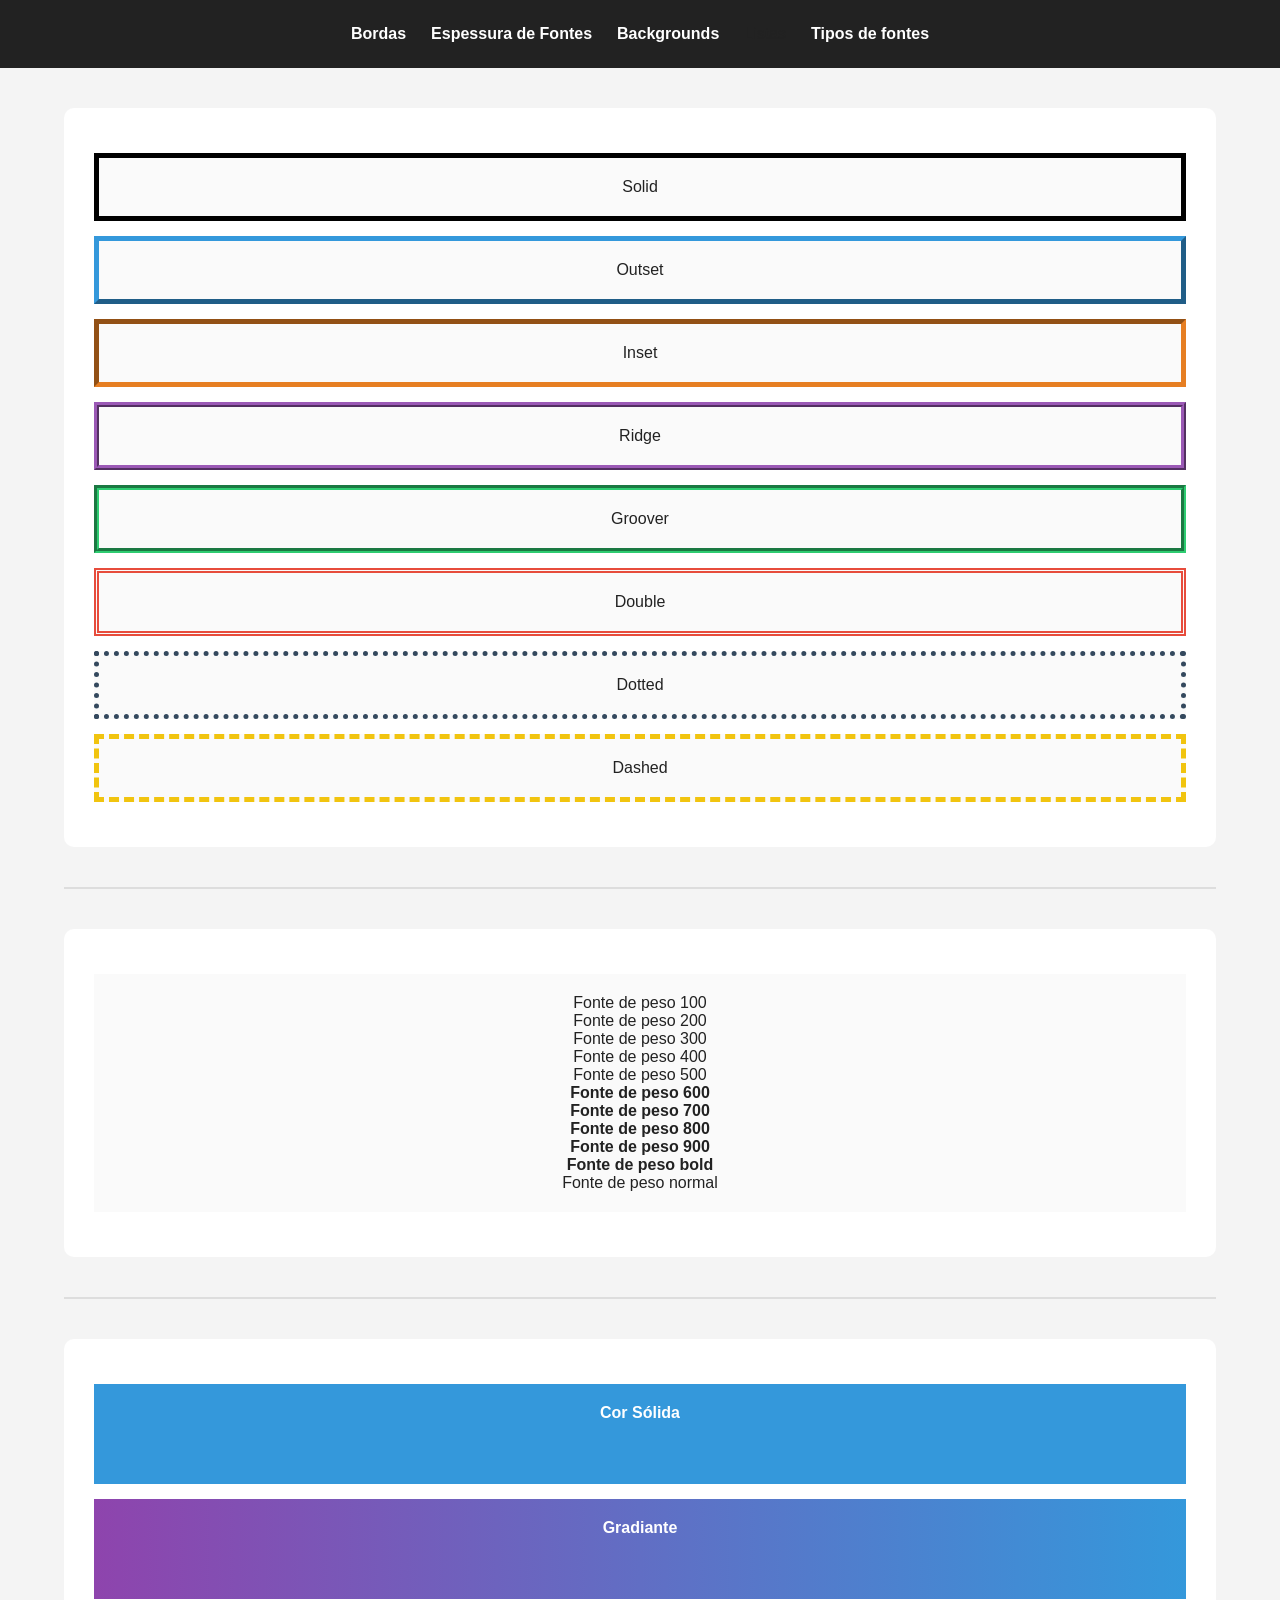
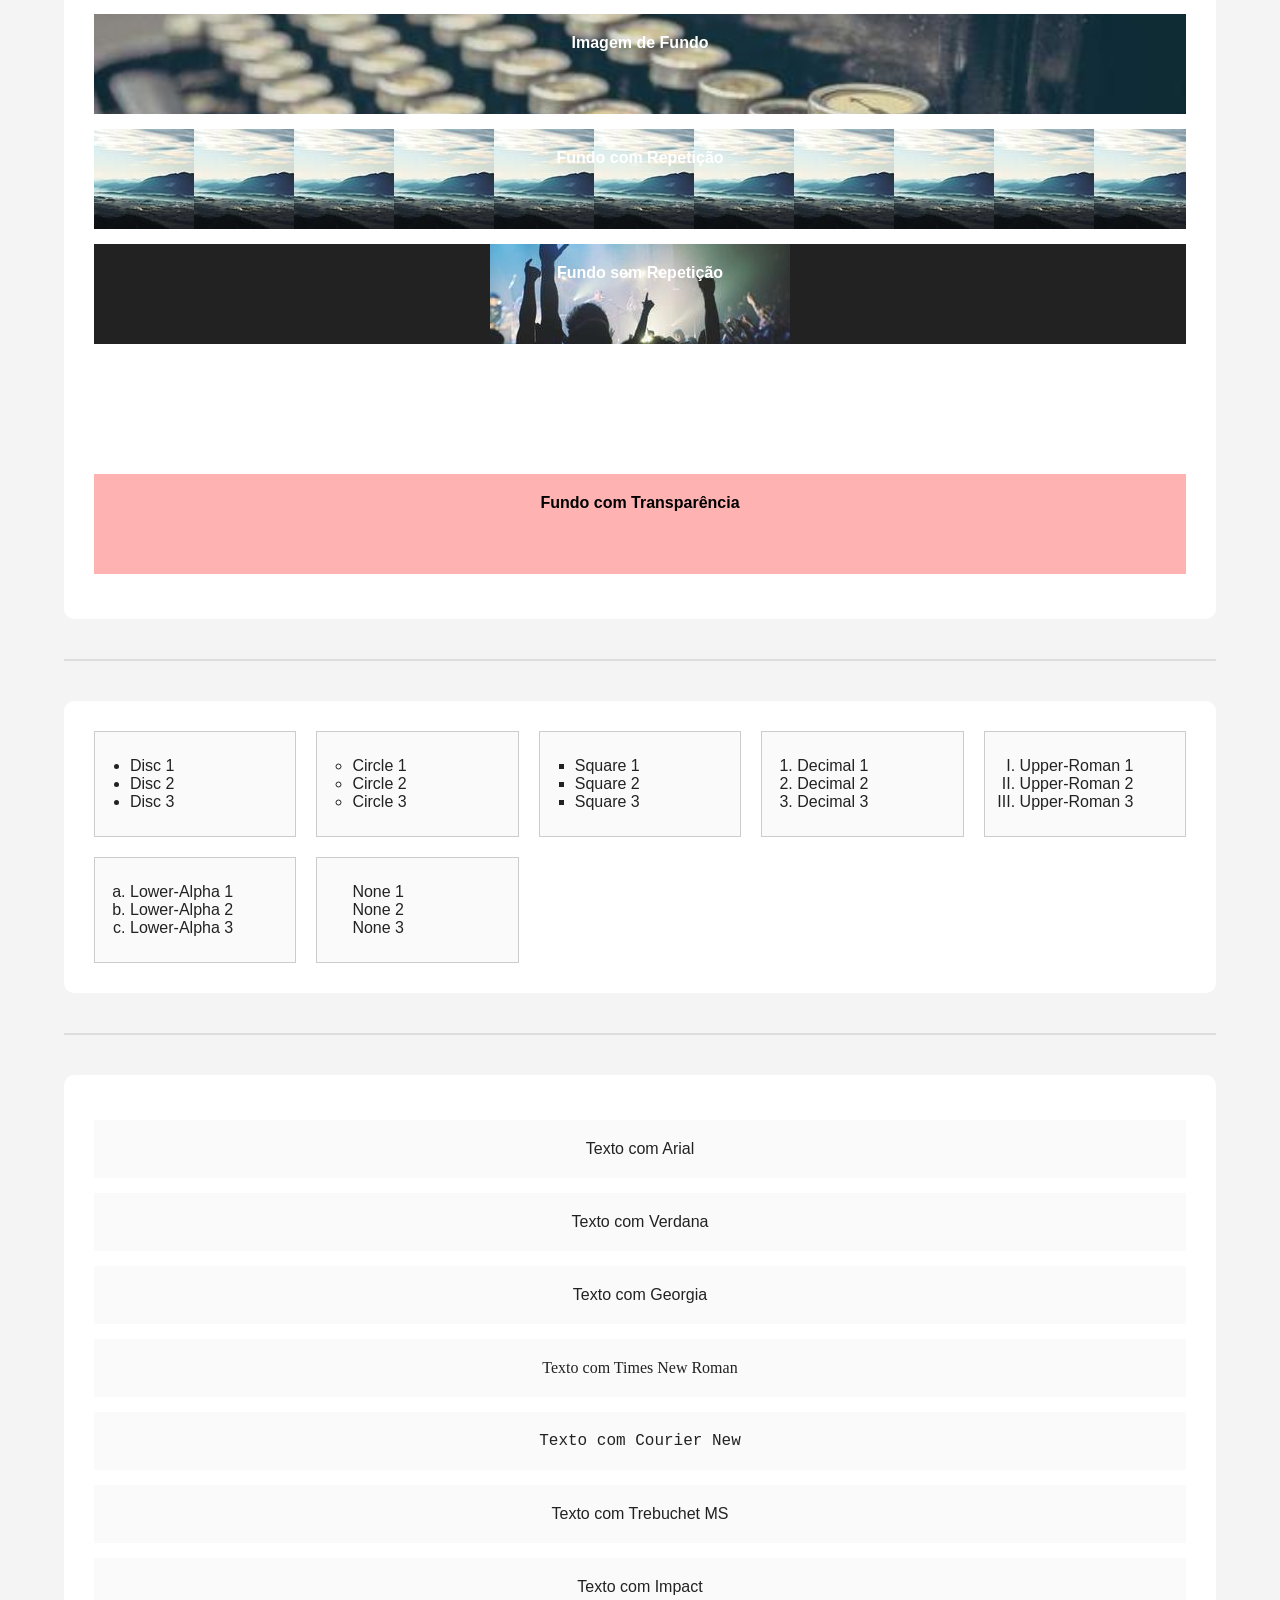
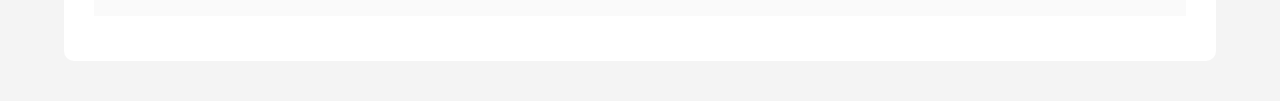
<file: atividade_final_css/index.html>
<!DOCTYPE html>
<html lang="pt-BR">
<head>
    <meta charset="UTF-8">
    <meta name="viewport" content="width=device-width, initial-scale=1.0">
    <title>Atividade final de CSS</title>
    <link rel="stylesheet" href="style/style.css"
</head>
<body>
    <header>
        <nav>
            <ul>
                <li><a href="#bordas">Bordas</a></li>
                <li><a href="#espessura-fontes">Espessura de Fontes</a></li>
                <li><a href="#background">Backgrounds</a></li>
                <li><a href="#listas"></a>Listas</li>
                <li><a href="#tipos-fontes">Tipos de fontes</a></li>
            </ul>
        </nav>
    </header>

    <main>
        <section id="bordas" class="secao bordas">
            <article>
                <p>Solid</p>
            </article>
            <article>
                <p>Outset</p>
            </article>
            <article>
                <p>Inset</p>
            </article>
            <article>
                <p>Ridge</p>
            </article>
            <article>
                <p>Groover</p>
            </article>
            <article>
                <p>Double</p>
            </article>
            <article>
                <p>Dotted</p>
            </article>
            <article>
                <p>Dashed</p>
            </article>
        </section>

        <hr>

        <section id="espessura-fontes" class="secao espessura-fontes">
            <article>
                <p class="peso-100">Fonte de peso 100</p>
                <p class="peso-200">Fonte de peso 200</p>
                <p class="peso-300">Fonte de peso 300</p>
                <p class="peso-400">Fonte de peso 400</p>
                <p class="peso-500">Fonte de peso 500</p>
                <p class="peso-600">Fonte de peso 600</p>
                <p class="peso-700">Fonte de peso 700</p>
                <p class="peso-800">Fonte de peso 800</p>
                <p class="peso-900">Fonte de peso 900</p>
                <p class="peso-bold">Fonte de peso bold</p>
                <p class="peso-normal">Fonte de peso normal</p>
            </article>
        </section>

        <hr>

        <section id="backgrounds" class="secao backgrounds">
            <article>
                <p>Cor Sólida</p>
            </article>
            <article>
                <p>Gradiante</p>
            </article>
             <article>
                <p>Imagem de Fundo</p>
            </article>
            <article>
                <p>Fundo com Repetição</p>
            </article>
            <article>
                <p>Fundo sem Repetição</p>
            </article>
            <article>
                <p>Fundo fixo</p>
            </article>
            <article>
                <p>Fundo com Transparência</p>
            </article>
        </section>

        <hr>

        <section id="listas" class="secao listas">
            <ul>
                <li>Disc 1</li>
                <li>Disc 2</li>
                <li>Disc 3</li>
            </ul>
            <ul>
                <li>Circle 1</li>
                <li>Circle 2</li>
                <li>Circle 3</li>
            </ul>
            <ul>
                <li>Square 1</li>
                <li>Square 2</li>
                <li>Square 3</li>
            </ul>
            <ul>
                <li>Decimal 1</li>
                <li>Decimal 2</li>
                <li>Decimal 3</li>
            </ul>
            <ul>
                <li>Upper-Roman 1</li>
                <li>Upper-Roman 2</li>
                <li>Upper-Roman 3</li>
            </ul>
            <ul>
                <li>Lower-Alpha 1</li>
                <li>Lower-Alpha 2</li>
                <li>Lower-Alpha 3</li>
            </ul>
            <ul>
                <li>None 1</li>
                <li>None 2</li>
                <li>None 3</li>
            </ul>
        </section>

        <hr>

        <section id="tipos-ontes" class="secao tipos-fontes">
                <article>
                    <p>Texto com Arial</p>
                </article>
                <article>
                    <p>Texto com Verdana</p>
                </article>
                <article>
                    <p>Texto com Georgia</p>
                </article>
                <article>
                    <p>Texto com Times New Roman</p>
                </article>
                <article>
                    <p>Texto com Courier New</p>
                </article>
                <article>
                    <p>Texto com Trebuchet MS</p>
                </article>
                <article>
                    <p>Texto com Impact</p>
                </article>
        </section>
    </main>
</body>
</html>
</file>
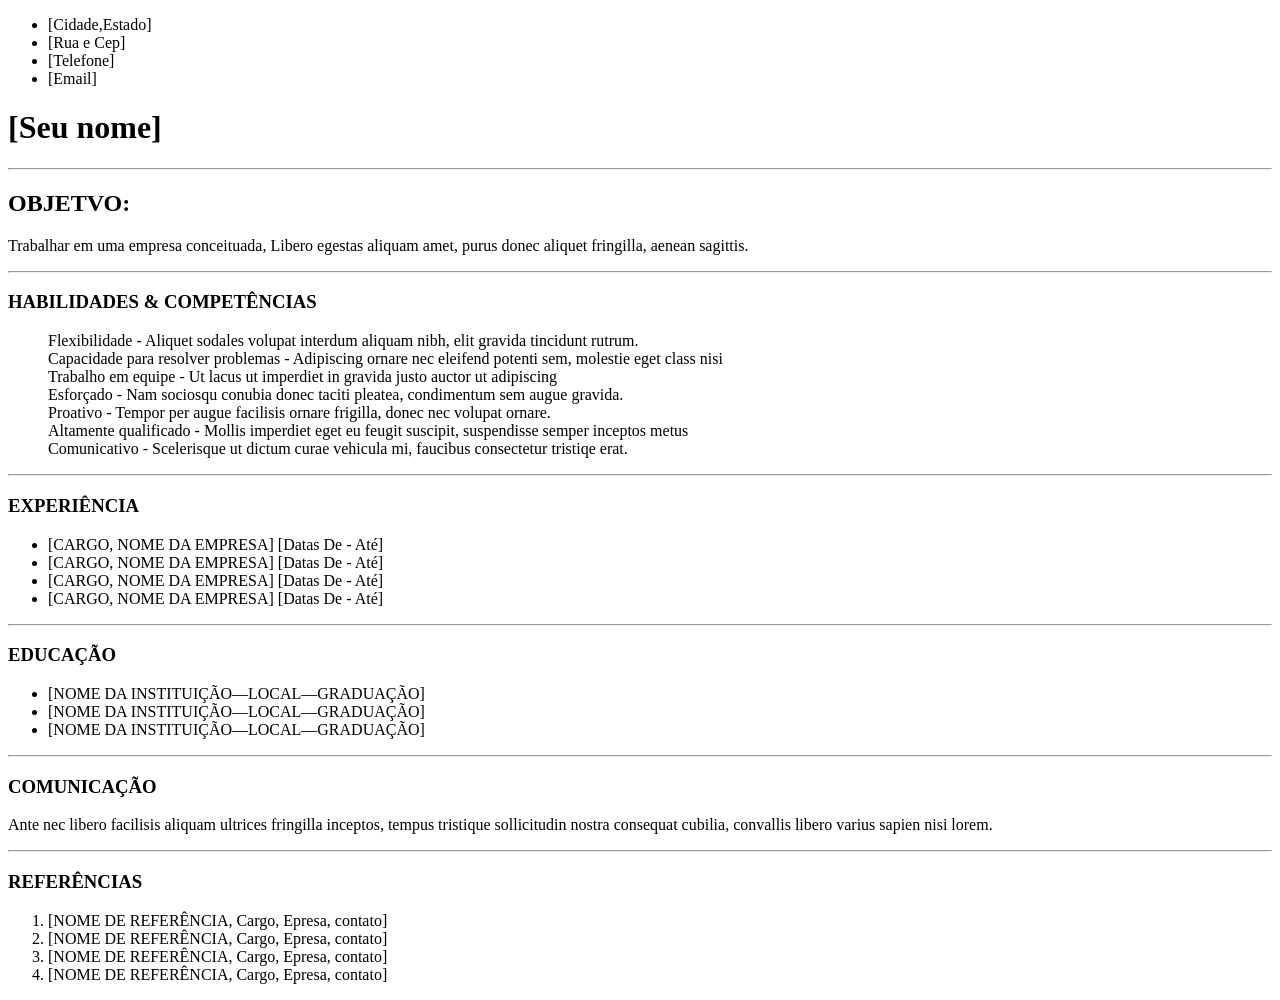
<file: curriculo_html/index.html>
<!DOCTYPE html>
<html lang="PT-BR">

<head>
    <meta charset="UTF-8">
    <title> </title>
</head>

<body>
    <ul>
        <li>[Cidade,Estado]</li>
        <li>[Rua e Cep]</li>
        <li>[Telefone]</li>
        <li>[Email]</li>
    </ul>
    <h1>[Seu nome]</h1>
    <hr>
    <h2>OBJETVO:</h2>
    <p>Trabalhar em uma empresa conceituada, Libero egestas aliquam amet, purus donec aliquet fringilla, aenean sagittis.</p>
    <hr>
    <h3>HABILIDADES & COMPETÊNCIAS</h3>
    <dl>
      <dt>
        <dd>Flexibilidade - Aliquet sodales volupat interdum aliquam nibh, elit gravida tincidunt rutrum.</dd>
        <dd>Capacidade para resolver problemas - Adipiscing ornare nec eleifend potenti sem, molestie eget class nisi</dd>
        <dd>Trabalho em equipe - Ut lacus ut imperdiet in gravida justo auctor ut adipiscing</dd>
        <dd>Esforçado - Nam sociosqu conubia donec taciti pleatea, condimentum sem augue gravida.</dd>
        <dd>Proativo - Tempor per augue facilisis ornare frigilla, donec nec volupat ornare.</dd>
        <dd>Altamente qualificado - Mollis imperdiet eget eu feugit suscipit, suspendisse semper inceptos metus</dd>
        <dd>Comunicativo - Scelerisque ut dictum curae vehicula mi, faucibus consectetur tristiqe erat.</dd>
      </dt>
    </dl>
    <hr>
    <h3>EXPERIÊNCIA</h3>
    <ul>
        <li>[CARGO, NOME DA EMPRESA] [Datas De - Até]</li>
        <li>[CARGO, NOME DA EMPRESA] [Datas De - Até]</li>
        <li>[CARGO, NOME DA EMPRESA] [Datas De - Até]</li>
        <li>[CARGO, NOME DA EMPRESA] [Datas De - Até]</li>
    </ul>
    <hr>
    <h3>EDUCAÇÃO</h3>
    <ul>
        <li>[NOME DA INSTITUIÇÃO—LOCAL—GRADUAÇÃO]</li>
        <li>[NOME DA INSTITUIÇÃO—LOCAL—GRADUAÇÃO]</li>
        <li>[NOME DA INSTITUIÇÃO—LOCAL—GRADUAÇÃO]</li>
    </ul>
    <hr>
    <h3>COMUNICAÇÃO</h3>
    <p>Ante nec libero facilisis aliquam ultrices fringilla inceptos, tempus tristique sollicitudin nostra consequat cubilia, convallis libero varius sapien nisi lorem.</p>
    <hr>
    <h3>REFERÊNCIAS</h3>
    <ol>
       <li>[NOME DE REFERÊNCIA, Cargo, Epresa, contato]</li>
       <li>[NOME DE REFERÊNCIA, Cargo, Epresa, contato]</li>
       <li>[NOME DE REFERÊNCIA, Cargo, Epresa, contato]</li>
       <li>[NOME DE REFERÊNCIA, Cargo, Epresa, contato]</li>
    </ol>
</body>
</html>
</file>
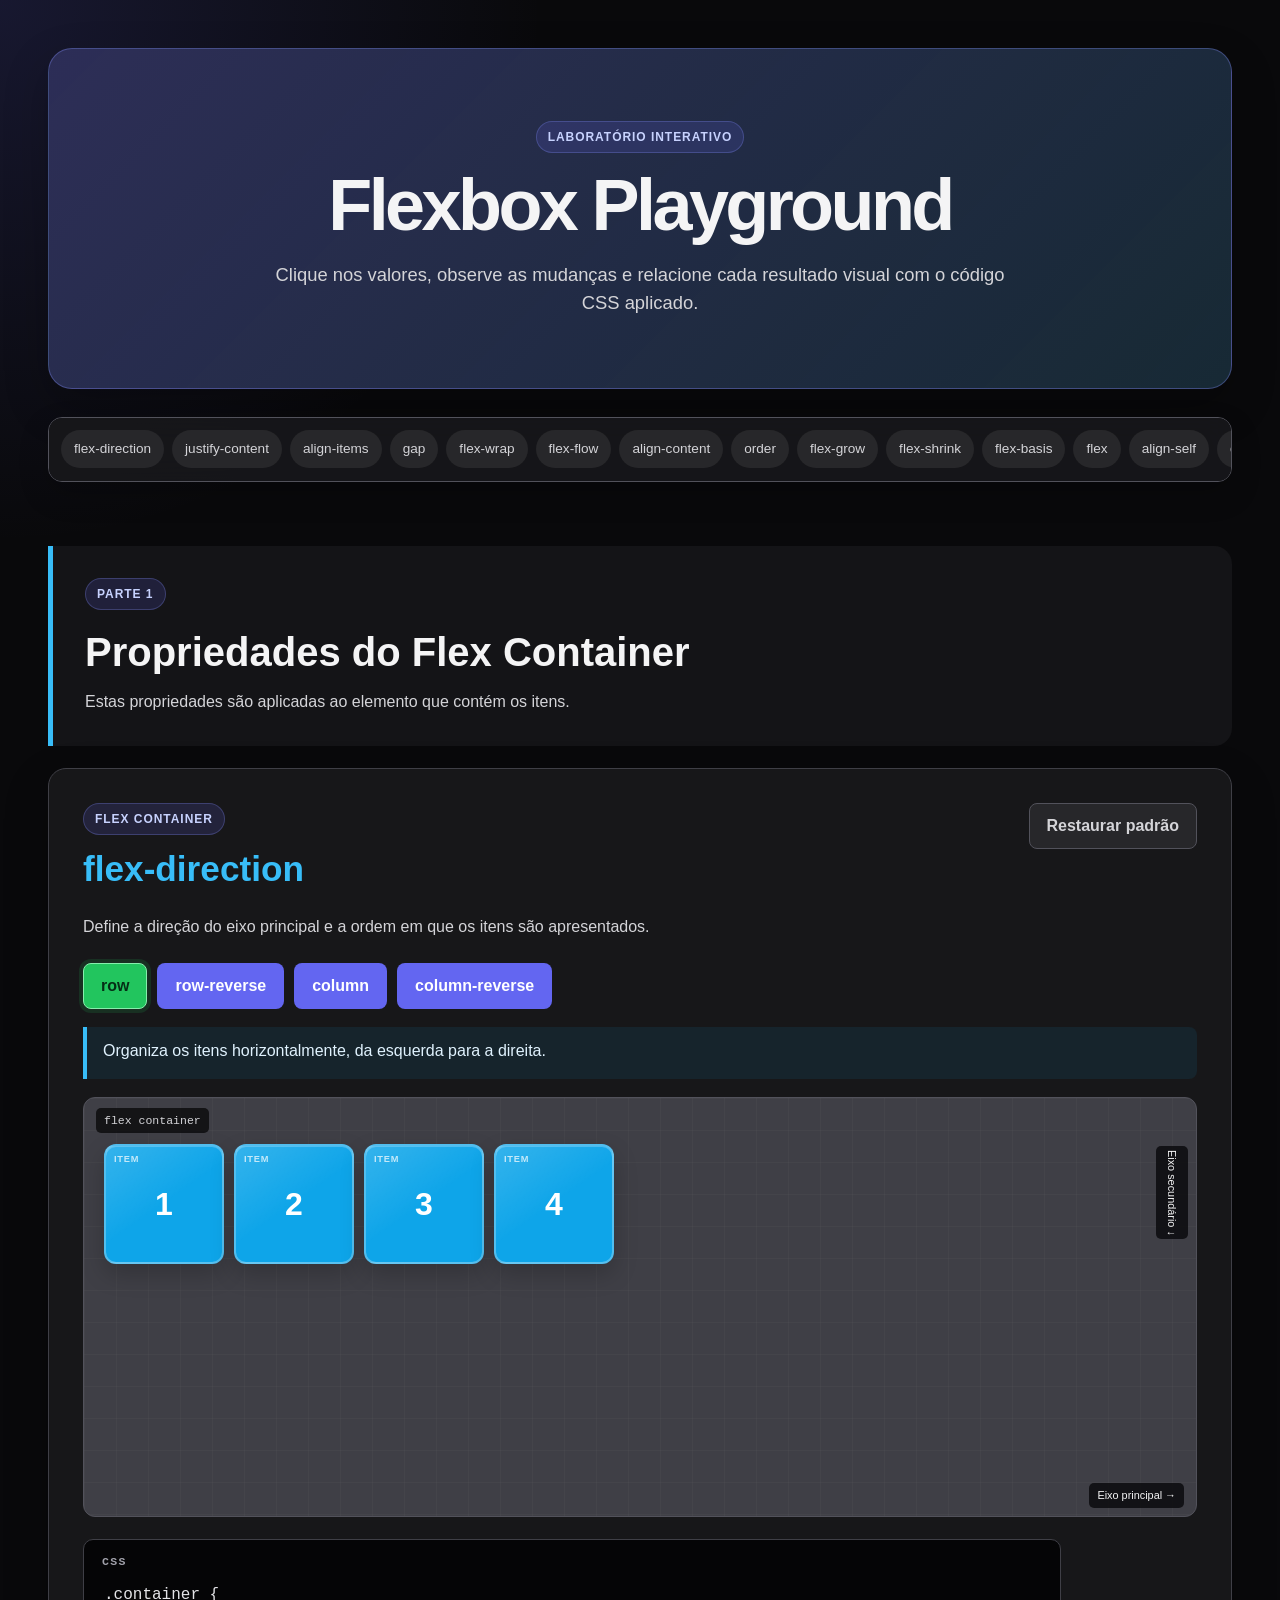
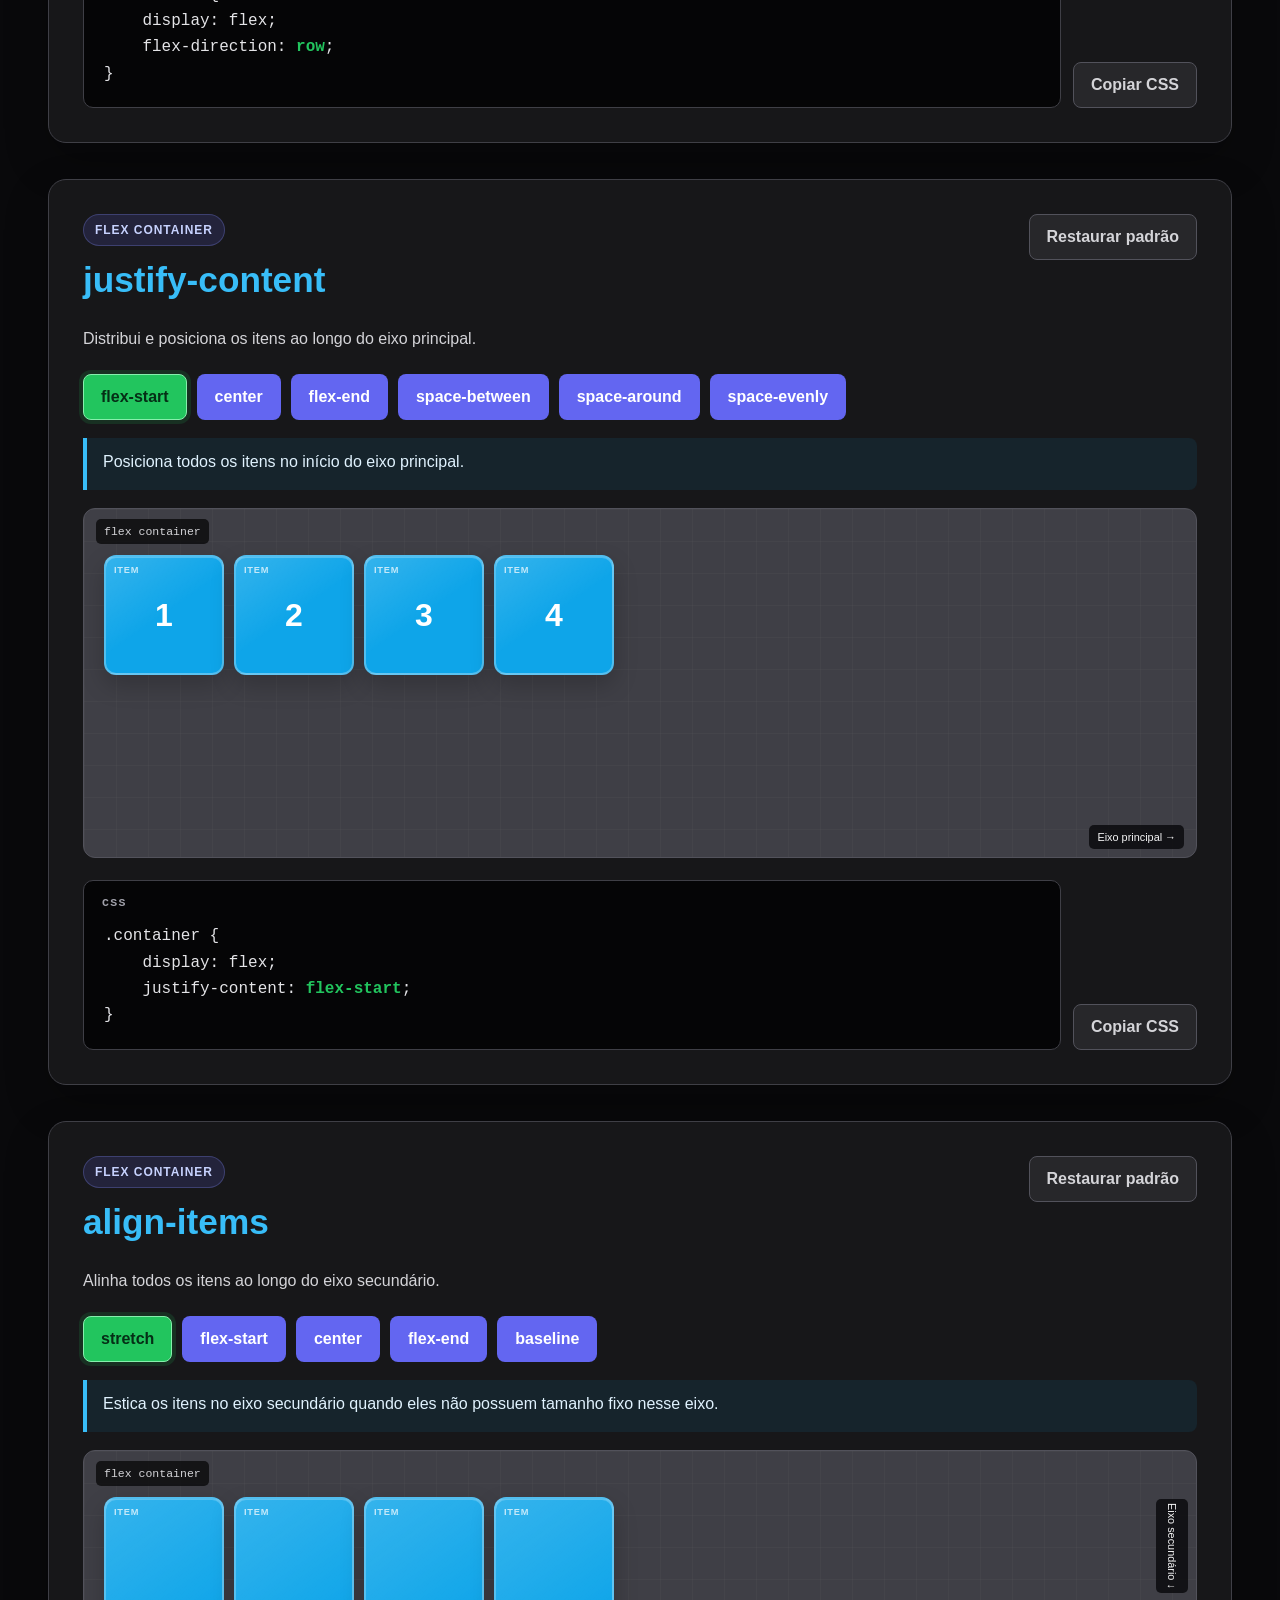
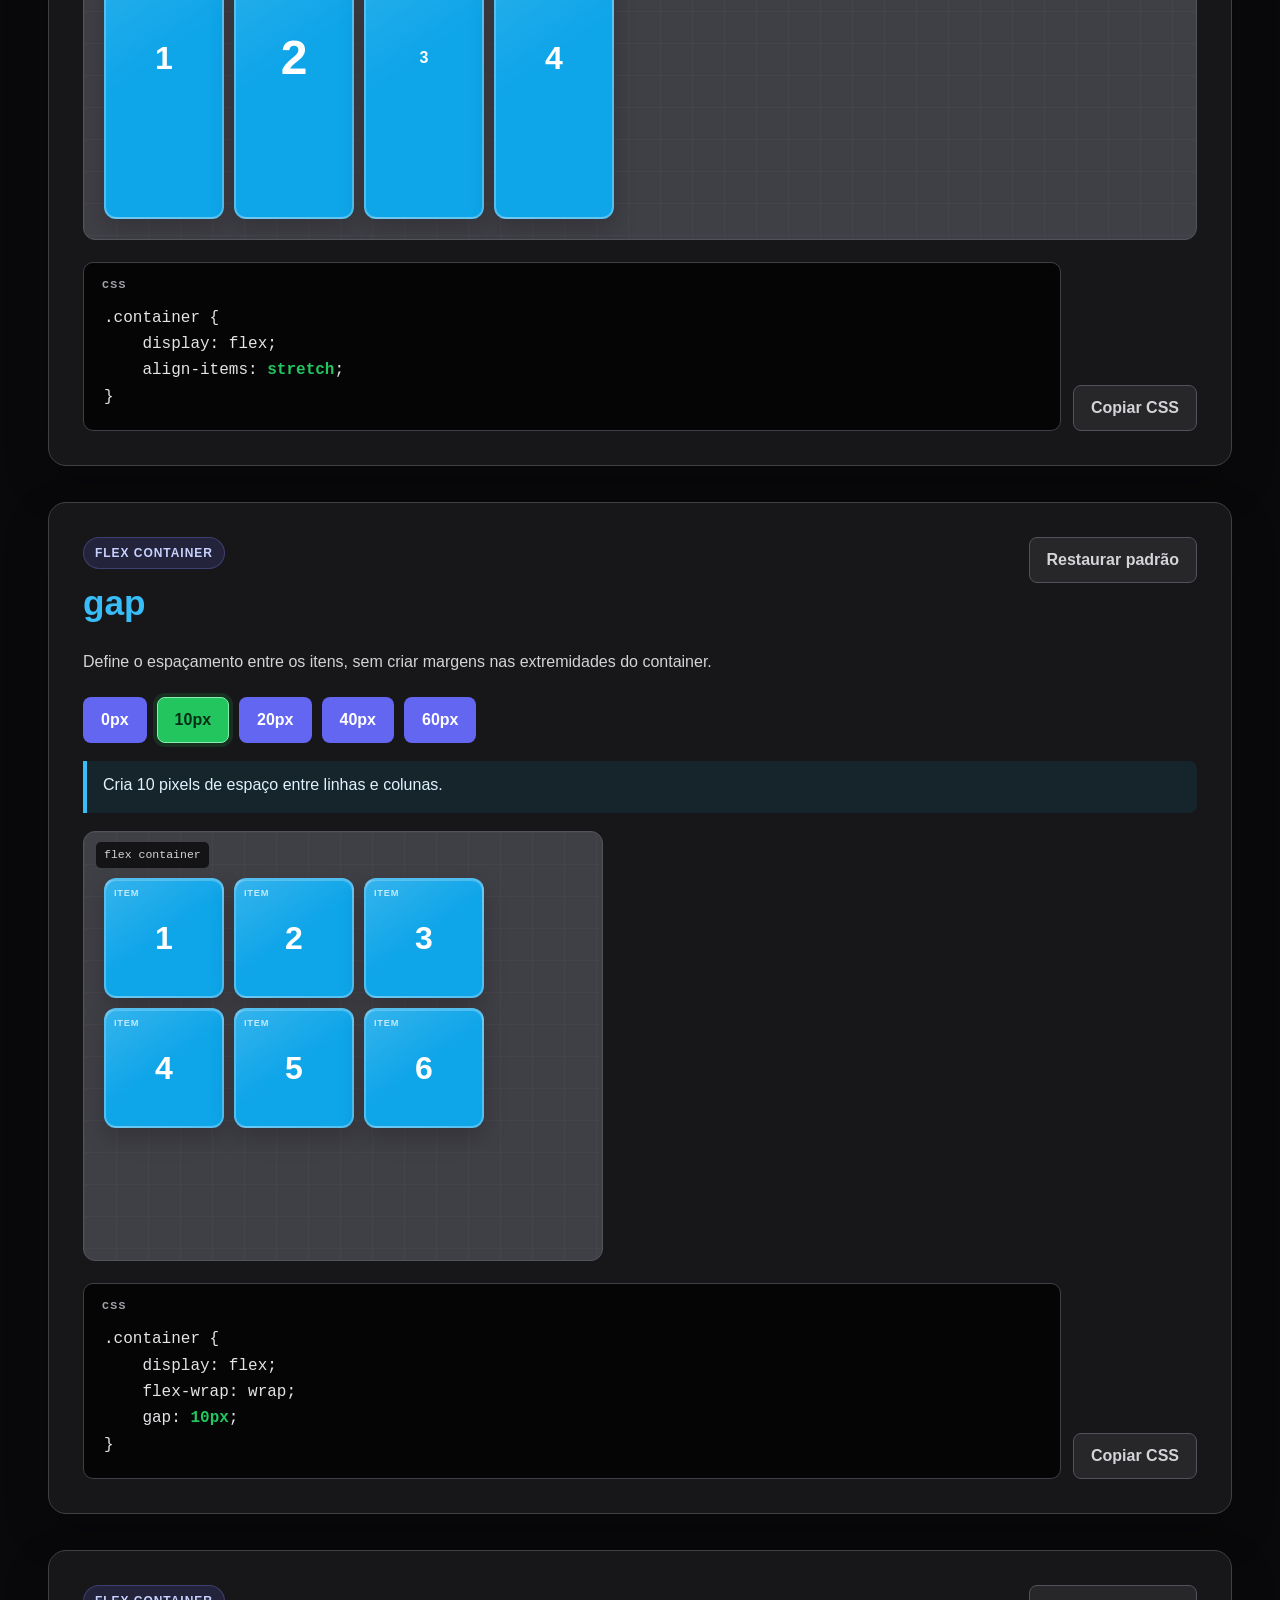
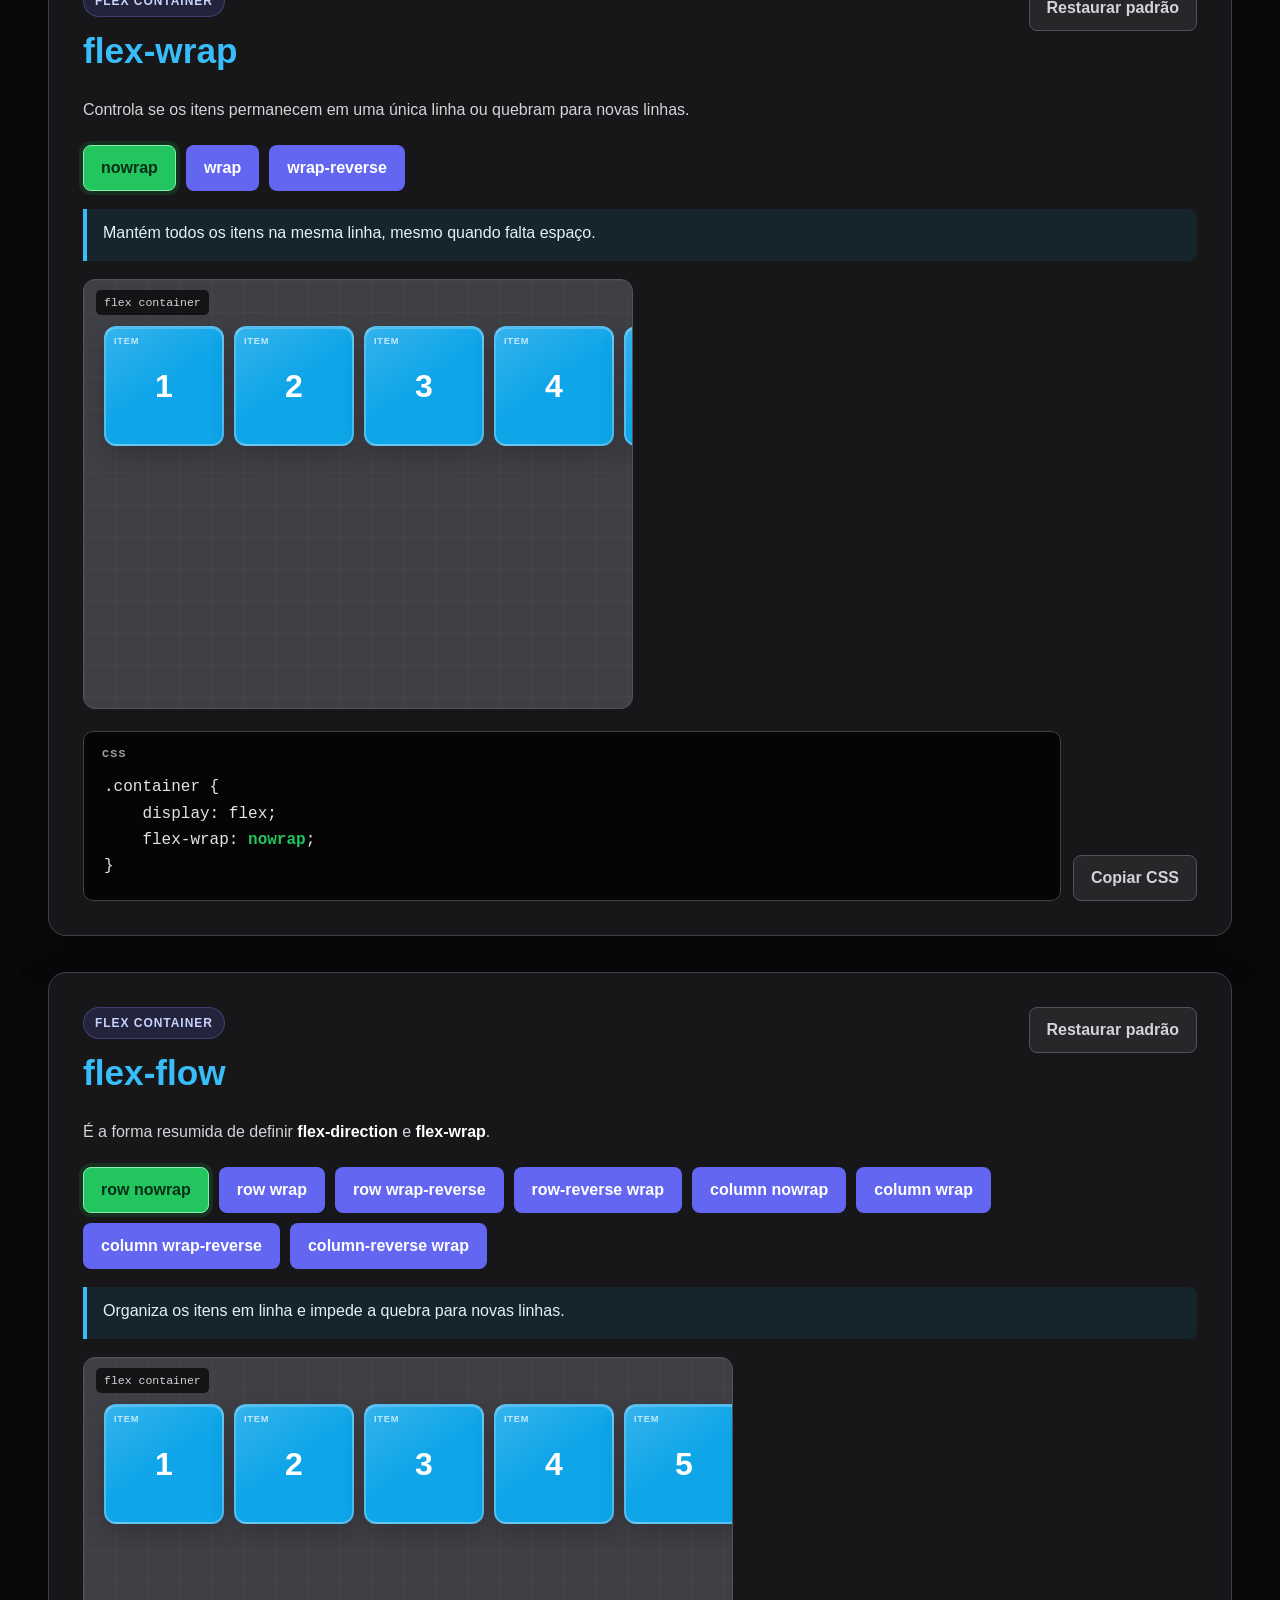
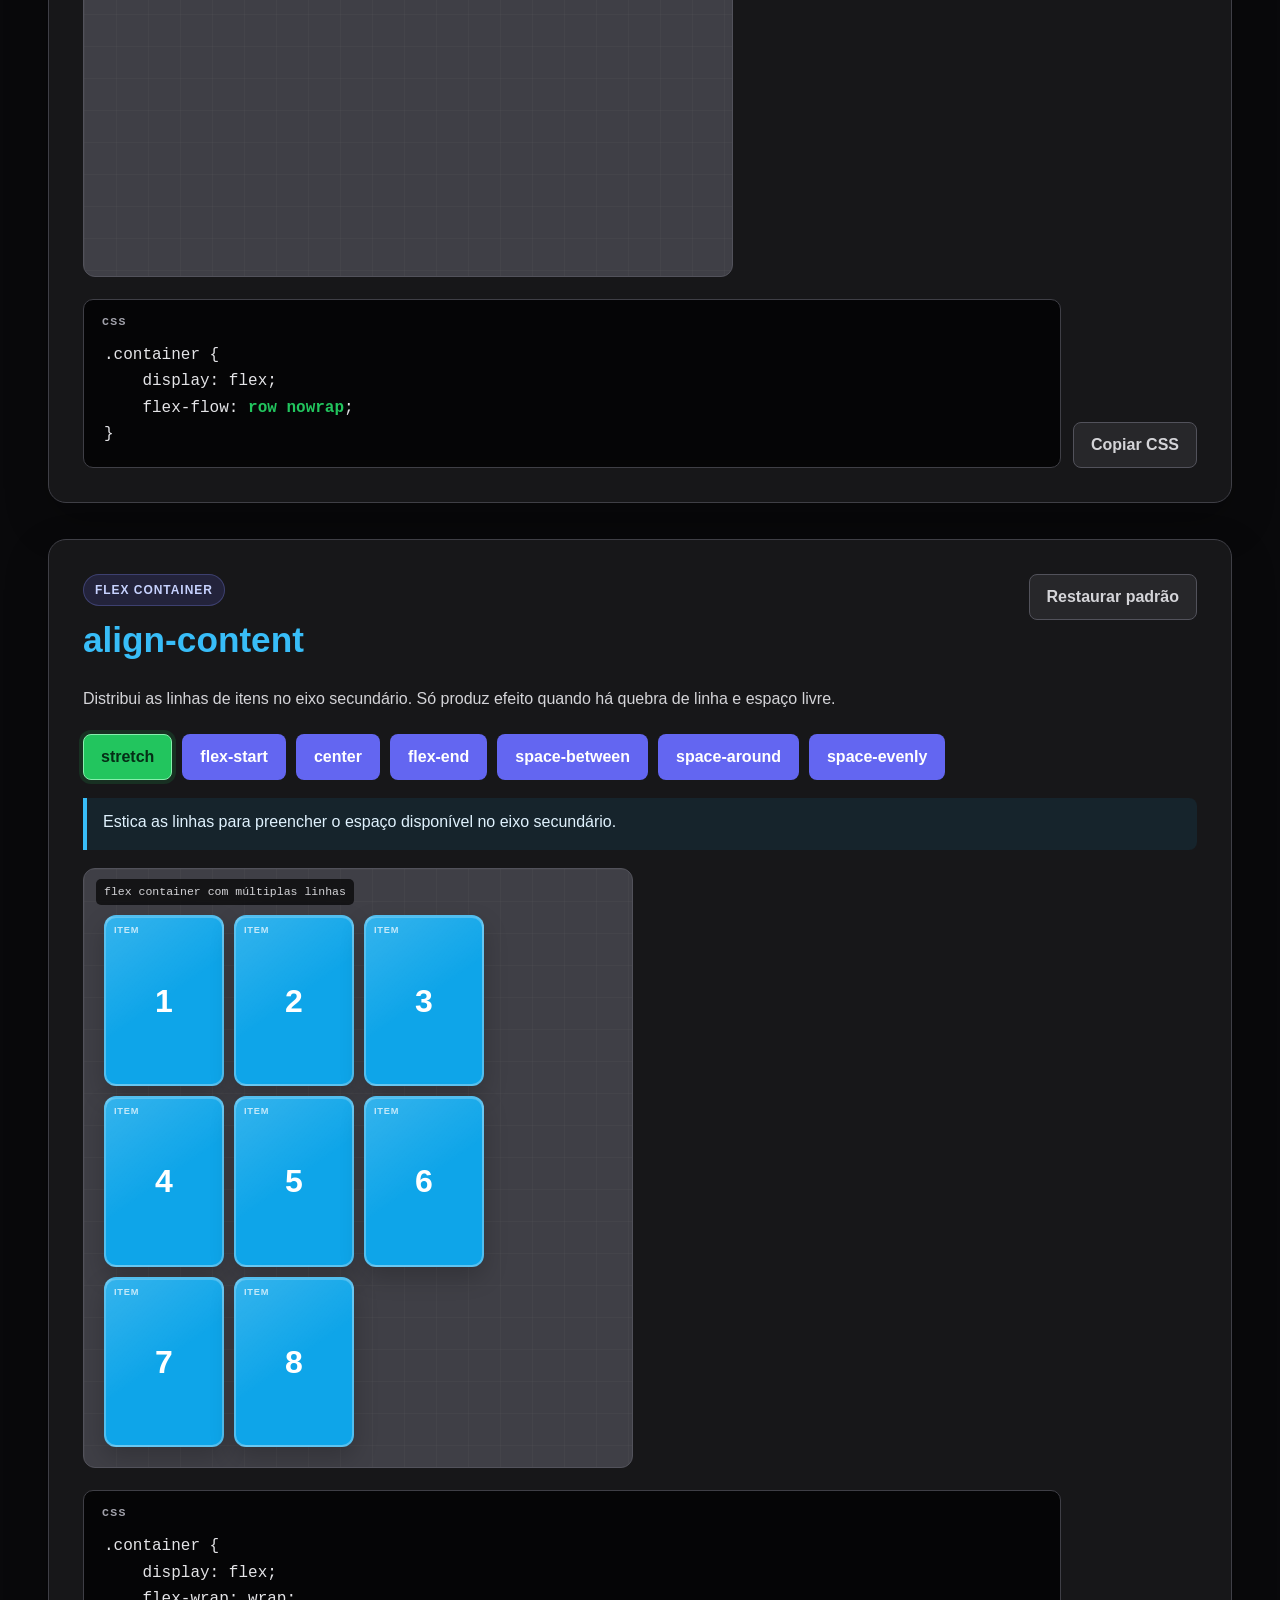
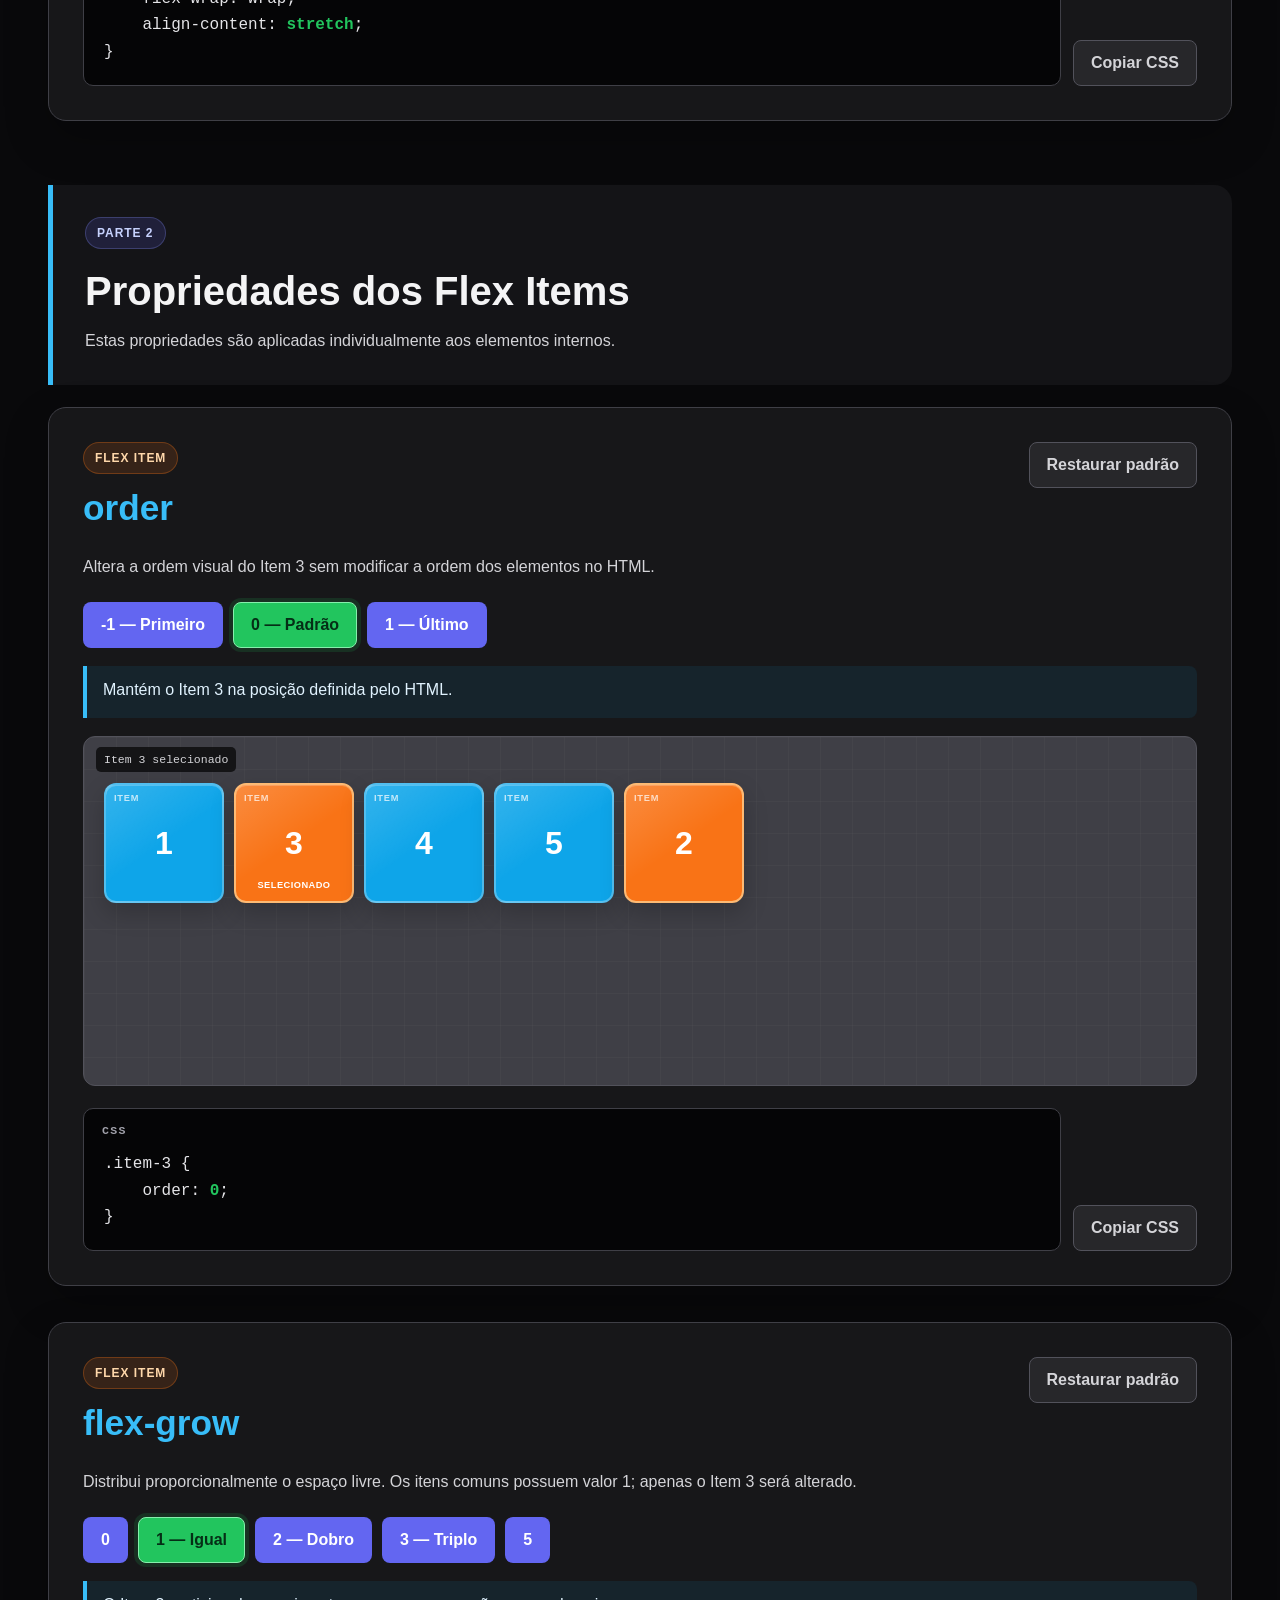
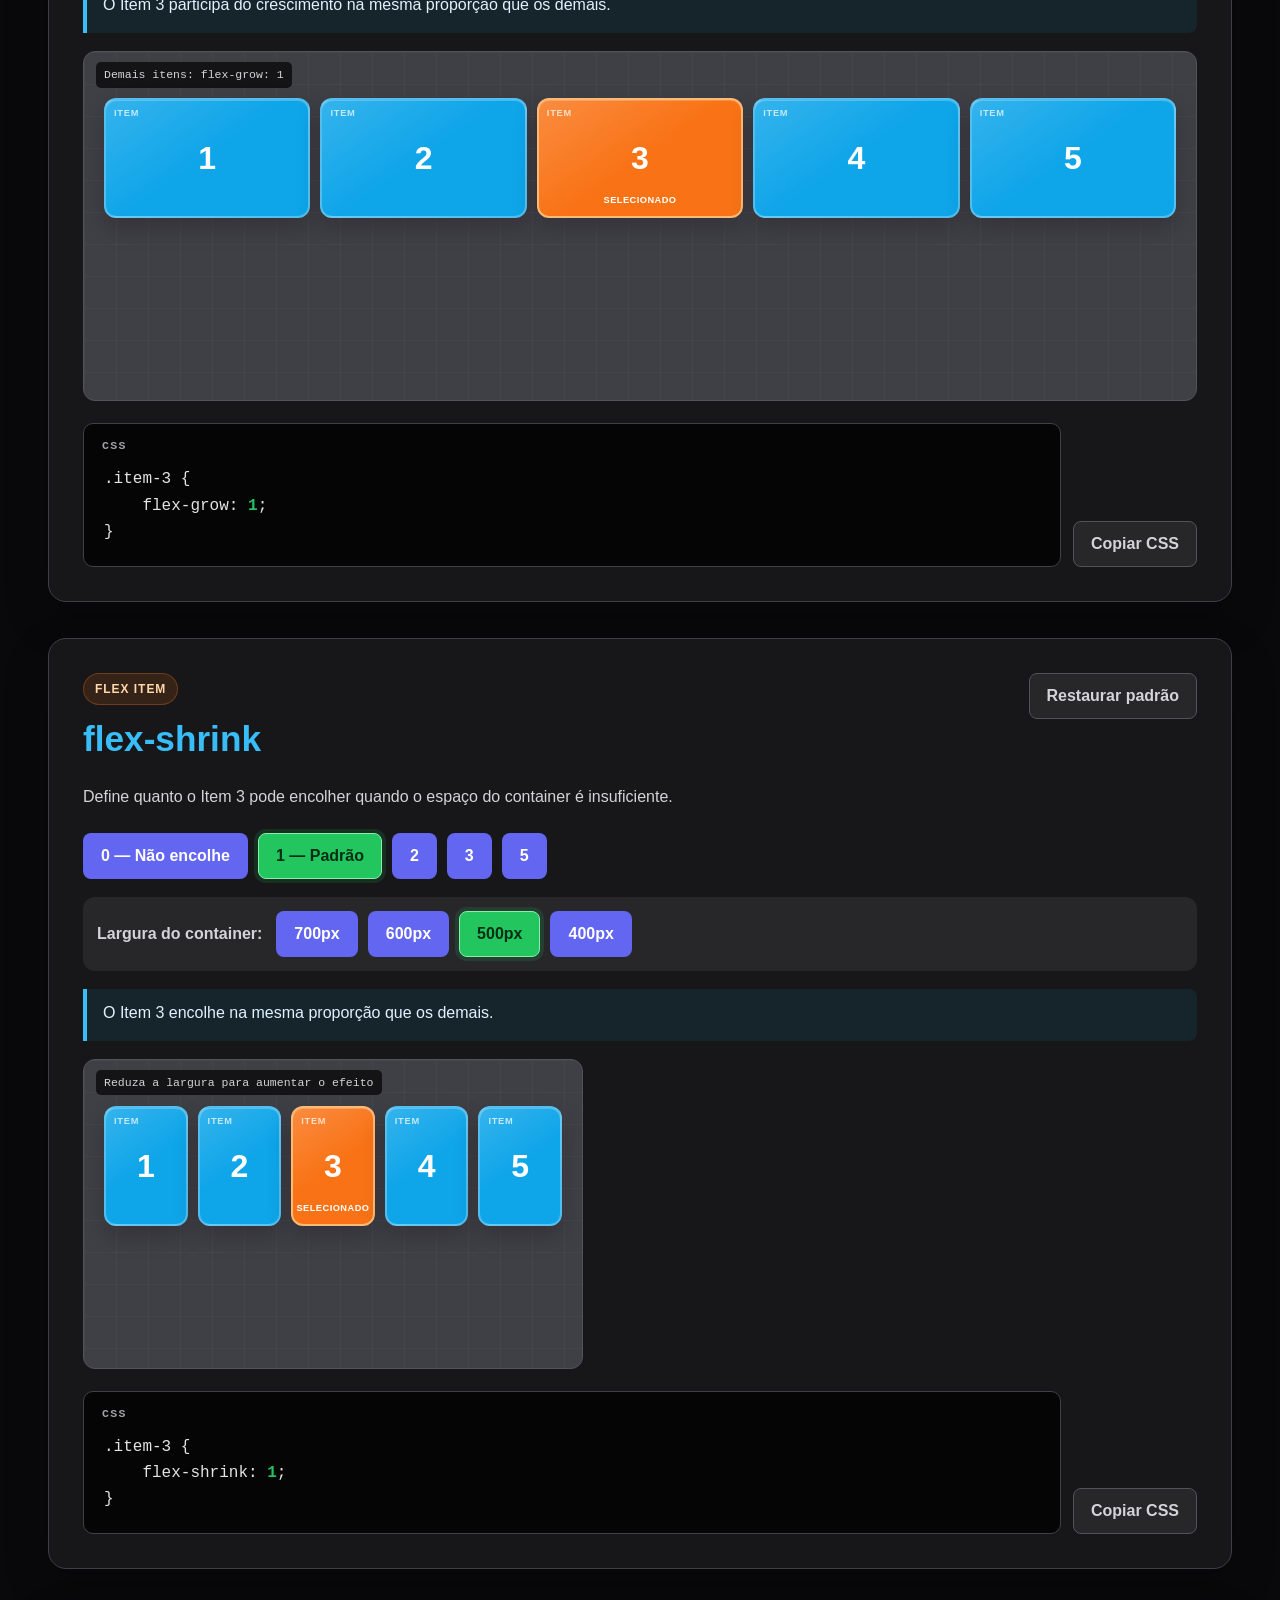
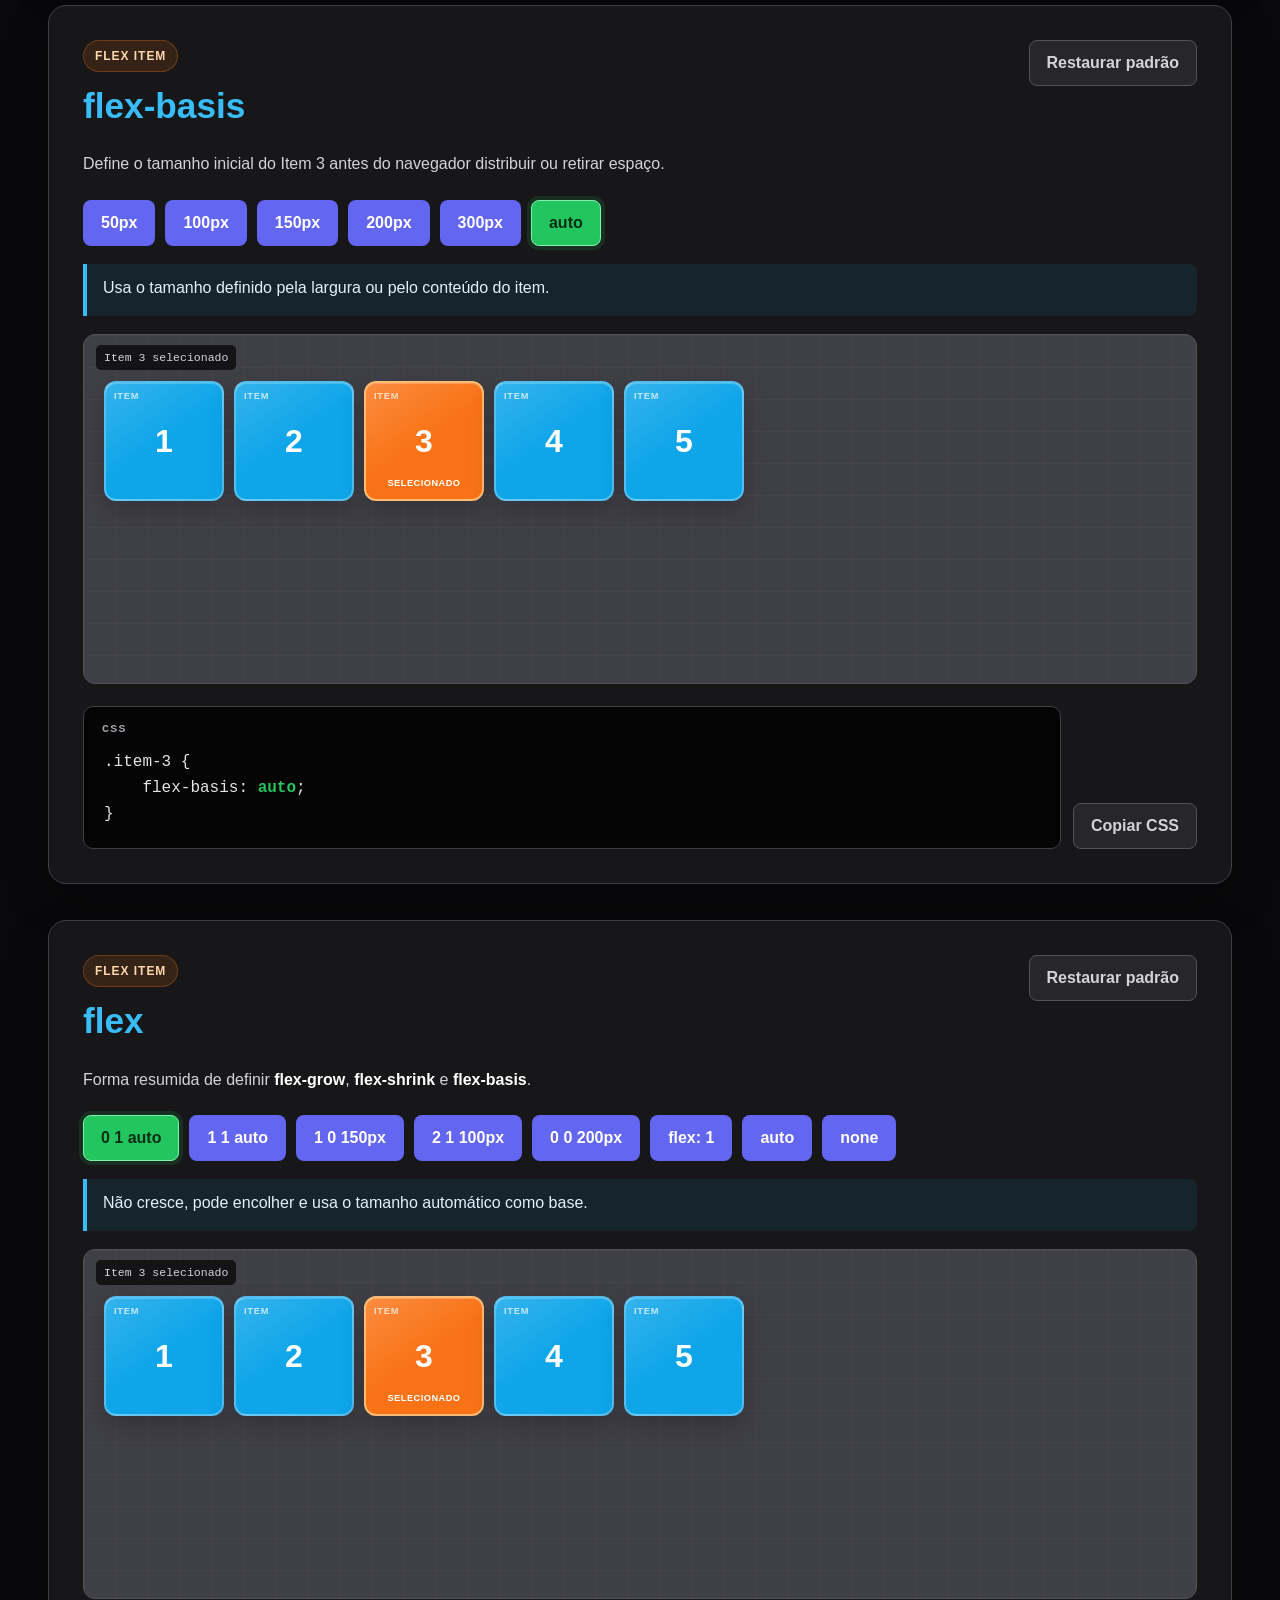
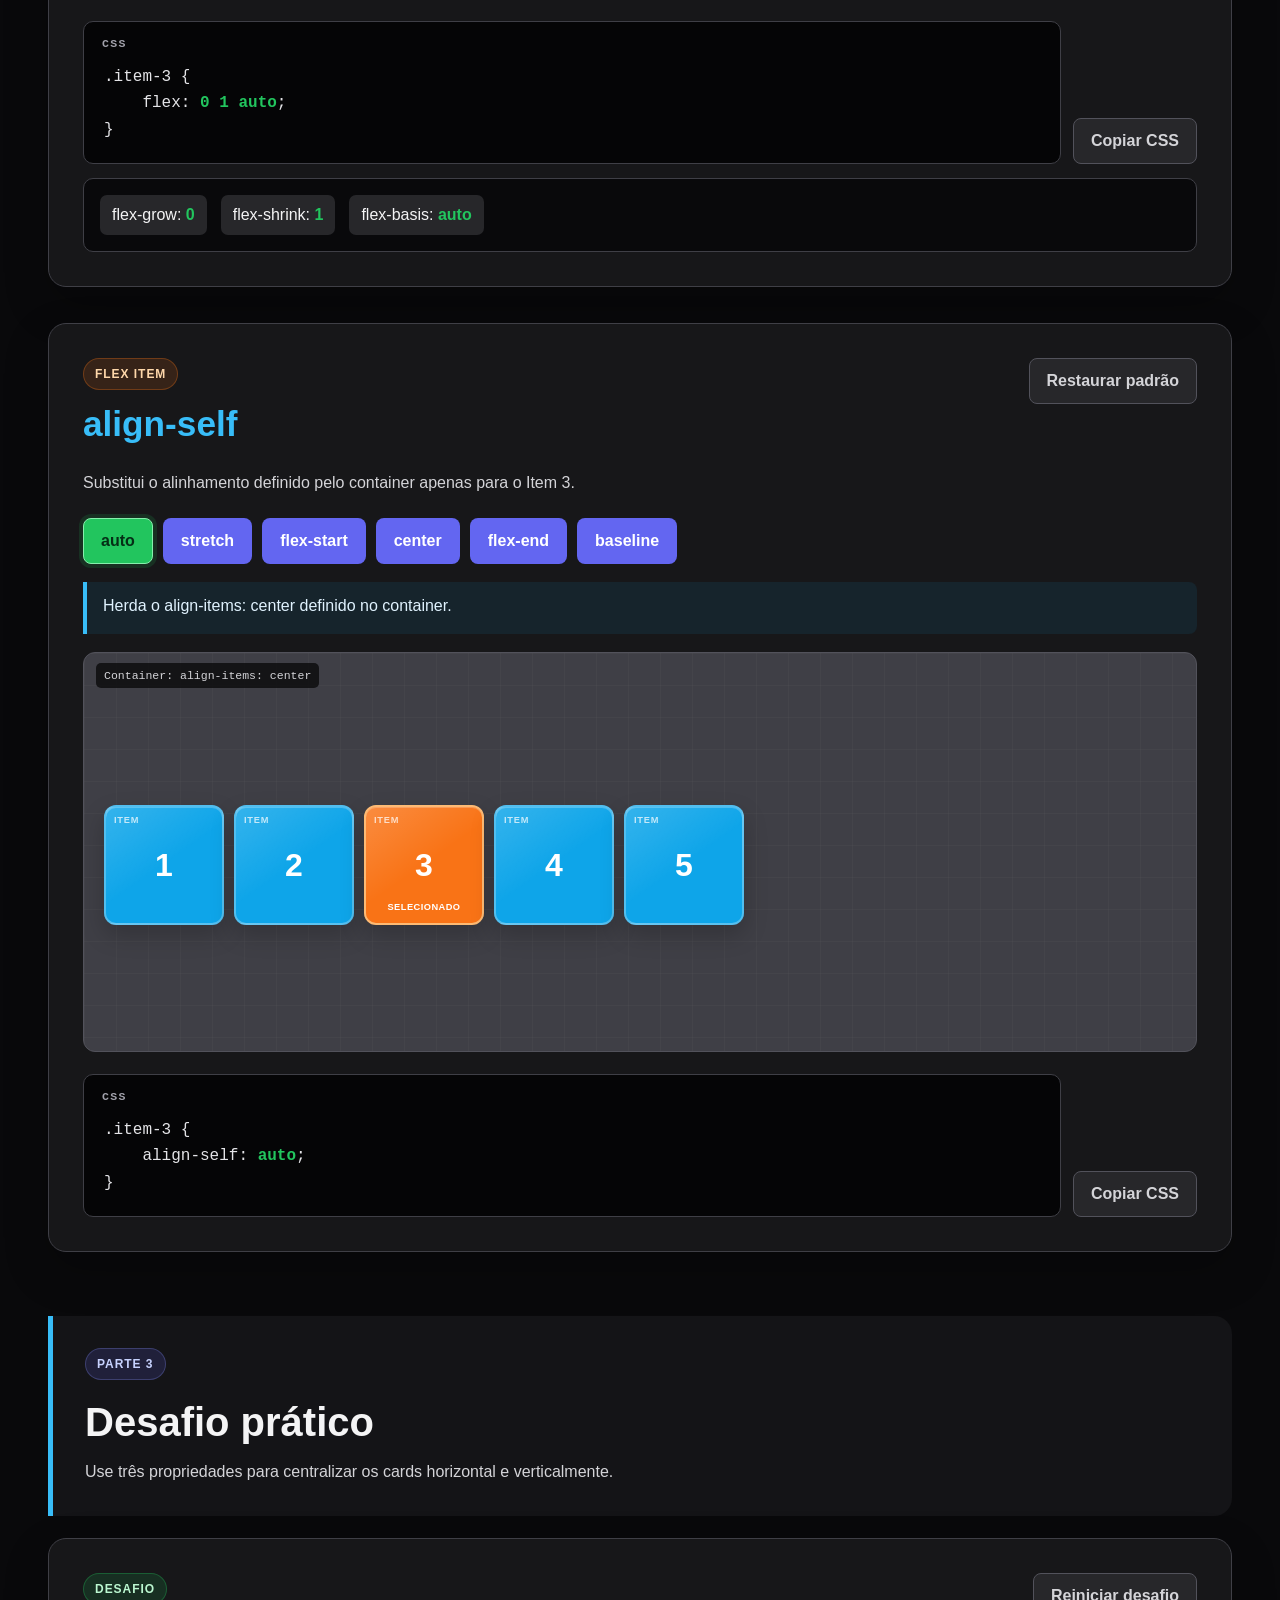
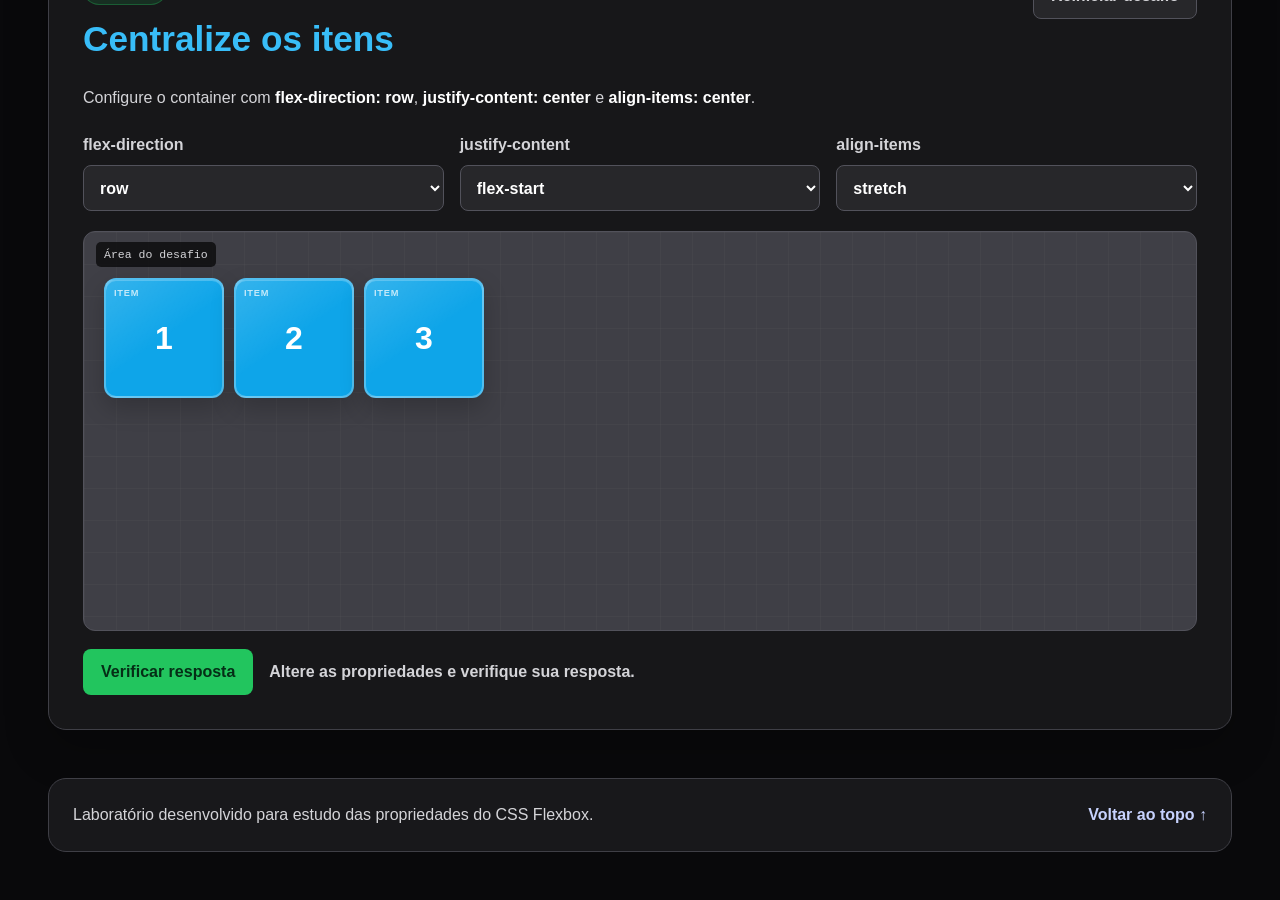
<file: flexbox/index.html>
<!-- Define que o documento utiliza HTML5. Deve ser a primeira declaração do arquivo. -->
<!DOCTYPE html>
<!-- A tag html envolve toda a página. lang="pt-BR" informa o idioma para navegadores e leitores de tela. -->
<html lang="pt-BR">

<!-- O head guarda configurações e informações que não aparecem diretamente no conteúdo visual. -->
<head>
    <!-- Permite utilizar acentos, cedilha e outros caracteres especiais corretamente. -->
    <meta charset="UTF-8">
    <!-- Faz o layout respeitar a largura real de celulares, tablets e computadores. -->
    <meta name="viewport" content="width=device-width, initial-scale=1.0">
    <!-- Descrição usada por mecanismos de busca e no compartilhamento do link. -->
    <meta name="description" content="Laboratório interativo para aprender e praticar as principais propriedades do CSS Flexbox.">
    <!-- Texto exibido na aba do navegador. -->
    <title>Laboratório Flexbox</title>
    <!-- Conecta o HTML ao arquivo CSS responsável pela aparência da página. -->
    <link rel="stylesheet" href="style/style.css">
</head>

<!-- O body contém todo o conteúdo visível da página. -->
<body>

    <!-- ===================================================
         CABEÇALHO PRINCIPAL
         Apresenta o nome e a proposta do laboratório.
    =================================================== -->
    <header class="page-header">
        <!-- Pequeno rótulo visual acima do título principal. -->
        <span class="page-label">Laboratório interativo</span>
        <!-- h1 é o título principal e deve representar o assunto da página. -->
        <h1>Flexbox Playground</h1>
        <p>
            Clique nos valores, observe as mudanças e relacione cada resultado visual
            com o código CSS aplicado.
        </p>
    </header>

    <!-- ===================================================
         NAVEGAÇÃO INTERNA
         Cada link aponta para o id de uma seção da página.
         aria-label descreve o menu para tecnologias assistivas.
    =================================================== -->
    <nav class="property-navigation" aria-label="Navegação das propriedades do Flexbox">
        <a href="#flex-direction">flex-direction</a>
        <a href="#justify-content">justify-content</a>
        <a href="#align-items">align-items</a>
        <a href="#gap">gap</a>
        <a href="#flex-wrap">flex-wrap</a>
        <a href="#flex-flow">flex-flow</a>
        <a href="#align-content">align-content</a>
        <a href="#order">order</a>
        <a href="#flex-grow">flex-grow</a>
        <a href="#flex-shrink">flex-shrink</a>
        <a href="#flex-basis">flex-basis</a>
        <a href="#flex">flex</a>
        <a href="#align-self">align-self</a>
        <a href="#desafio">desafio</a>
    </nav>

    <!-- O main reúne o conteúdo principal do laboratório. -->
    <main>
        <!-- ===================================================
             PARTE 1 — PROPRIEDADES DO FLEX CONTAINER
             São aplicadas ao elemento pai, responsável por organizar os itens.
        =================================================== -->
        <header class="group-header">
            <span>Parte 1</span>
            <h2>Propriedades do Flex Container</h2>
            <p>Estas propriedades são aplicadas ao elemento que contém os itens.</p>
        </header>

        <!-- ===================================================
             SEÇÃO: flex-direction
             Define a direção do eixo principal e a ordem inicial dos itens.
             O id permite acessar esta seção pelo menu de navegação.
        =================================================== -->
        <section class="demo" id="flex-direction">
            <!-- Agrupa o título da propriedade e o botão que restaura o valor inicial. -->
            <div class="demo-heading">
                <div>
                    <span class="property-type">Flex Container</span>
                    <h2>flex-direction</h2>
                </div>
                <button type="button" class="reset-button" data-reset-section="direction">Restaurar padrão</button>
            </div>

            <p class="demo-introduction">
                Define a direção do eixo principal e a ordem em que os itens são apresentados.
            </p>

            <!--
                Grupo de botões com os valores da propriedade.
                role="group" e aria-label ajudam leitores de tela.
                data-* guarda o valor que será lido pelo JavaScript.
                aria-pressed informa qual botão está ativo.
            -->
            <div class="buttons" role="group" aria-label="Valores de flex-direction">
                <button type="button" class="active" data-direction="row" aria-pressed="true">row</button>
                <button type="button" data-direction="row-reverse" aria-pressed="false">row-reverse</button>
                <button type="button" data-direction="column" aria-pressed="false">column</button>
                <button type="button" data-direction="column-reverse" aria-pressed="false">column-reverse</button>
            </div>

            <!--
                Descrição atualizada pelo JavaScript conforme o botão escolhido.
                aria-live="polite" permite anunciar a mudança para leitores de tela.
            -->
            <p class="property-description direction-description" aria-live="polite">
                Organiza os itens horizontalmente, da esquerda para a direita.
            </p>

            <!--
                Área visual da demonstração.
                A classe container recebe display:flex no CSS.
                A segunda classe identifica a propriedade demonstrada.
            -->
            <div class="container direction-container" id="direction-container">
                <span class="container-label">flex container</span>
                <!-- Indicadores dos eixos; o JavaScript atualiza as setas nesta seção. -->
                <span class="axis axis-main direction-main-axis">Eixo principal →</span>
                <span class="axis axis-cross direction-cross-axis">Eixo secundário ↓</span>
                <!-- Cada elemento .item é um Flex Item. Os números facilitam observar ordem e posição. -->
                <div class="item"><span>1</span></div>
                <div class="item"><span>2</span></div>
                <div class="item"><span>3</span></div>
                <div class="item"><span>4</span></div>
            </div>

            <!--
                Mostra o CSS correspondente ao valor selecionado.
                pre preserva espaços e quebras de linha; code identifica código-fonte.
                O botão usa data-copy-property e data-copy-target para copiar o resultado.
            -->
            <div class="code-wrapper">
                <pre class="code"><code>.container {
    display: flex;
    flex-direction: <strong class="direction-value" aria-live="polite">row</strong>;
}</code></pre>
                <button type="button" class="copy-button" data-copy-property="flex-direction"
                    data-copy-target=".direction-value">Copiar CSS</button>
            </div>
        </section>

        <!-- ===================================================
             SEÇÃO: justify-content
             Distribui os itens ao longo do eixo principal.
             O id permite acessar esta seção pelo menu de navegação.
        =================================================== -->
        <section class="demo" id="justify-content">
            <!-- Agrupa o título da propriedade e o botão que restaura o valor inicial. -->
            <div class="demo-heading">
                <div>
                    <span class="property-type">Flex Container</span>
                    <h2>justify-content</h2>
                </div>
                <button type="button" class="reset-button" data-reset-section="justify">Restaurar padrão</button>
            </div>

            <p class="demo-introduction">
                Distribui e posiciona os itens ao longo do eixo principal.
            </p>

            <!--
                Grupo de botões com os valores da propriedade.
                role="group" e aria-label ajudam leitores de tela.
                data-* guarda o valor que será lido pelo JavaScript.
                aria-pressed informa qual botão está ativo.
            -->
            <div class="buttons" role="group" aria-label="Valores de justify-content">
                <button type="button" class="active" data-justify="flex-start" aria-pressed="true">flex-start</button>
                <button type="button" data-justify="center" aria-pressed="false">center</button>
                <button type="button" data-justify="flex-end" aria-pressed="false">flex-end</button>
                <button type="button" data-justify="space-between" aria-pressed="false">space-between</button>
                <button type="button" data-justify="space-around" aria-pressed="false">space-around</button>
                <button type="button" data-justify="space-evenly" aria-pressed="false">space-evenly</button>
            </div>

            <!--
                Descrição atualizada pelo JavaScript conforme o botão escolhido.
                aria-live="polite" permite anunciar a mudança para leitores de tela.
            -->
            <p class="property-description justify-description" aria-live="polite">
                Posiciona todos os itens no início do eixo principal.
            </p>

            <!--
                Área visual da demonstração.
                A classe container recebe display:flex no CSS.
                A segunda classe identifica a propriedade demonstrada.
            -->
            <div class="container justify-container">
                <span class="container-label">flex container</span>
                <span class="axis axis-main">Eixo principal →</span>
                <div class="item"><span>1</span></div>
                <div class="item"><span>2</span></div>
                <div class="item"><span>3</span></div>
                <div class="item"><span>4</span></div>
            </div>

            <!--
                Mostra o CSS correspondente ao valor selecionado.
                pre preserva espaços e quebras de linha; code identifica código-fonte.
                O botão usa data-copy-property e data-copy-target para copiar o resultado.
            -->
            <div class="code-wrapper">
                <pre class="code"><code>.container {
    display: flex;
    justify-content: <strong class="justify-value" aria-live="polite">flex-start</strong>;
}</code></pre>
                <button type="button" class="copy-button" data-copy-property="justify-content"
                    data-copy-target=".justify-value">Copiar CSS</button>
            </div>
        </section>

        <!-- ===================================================
             SEÇÃO: align-items
             Alinha todos os itens no eixo secundário.
             O id permite acessar esta seção pelo menu de navegação.
        =================================================== -->
        <section class="demo" id="align-items">
            <!-- Agrupa o título da propriedade e o botão que restaura o valor inicial. -->
            <div class="demo-heading">
                <div>
                    <span class="property-type">Flex Container</span>
                    <h2>align-items</h2>
                </div>
                <button type="button" class="reset-button" data-reset-section="align">Restaurar padrão</button>
            </div>

            <p class="demo-introduction">
                Alinha todos os itens ao longo do eixo secundário.
            </p>

            <!--
                Grupo de botões com os valores da propriedade.
                role="group" e aria-label ajudam leitores de tela.
                data-* guarda o valor que será lido pelo JavaScript.
                aria-pressed informa qual botão está ativo.
            -->
            <div class="buttons" role="group" aria-label="Valores de align-items">
                <button type="button" class="active" data-align="stretch" aria-pressed="true">stretch</button>
                <button type="button" data-align="flex-start" aria-pressed="false">flex-start</button>
                <button type="button" data-align="center" aria-pressed="false">center</button>
                <button type="button" data-align="flex-end" aria-pressed="false">flex-end</button>
                <button type="button" data-align="baseline" aria-pressed="false">baseline</button>
            </div>

            <!--
                Descrição atualizada pelo JavaScript conforme o botão escolhido.
                aria-live="polite" permite anunciar a mudança para leitores de tela.
            -->
            <p class="property-description align-description" aria-live="polite">
                Estica os itens no eixo secundário quando eles não possuem tamanho fixo nesse eixo.
            </p>

            <!--
                Área visual da demonstração.
                A classe container recebe display:flex no CSS.
                A segunda classe identifica a propriedade demonstrada.
            -->
            <div class="container align-container">
                <span class="container-label">flex container</span>
                <span class="axis axis-cross">Eixo secundário ↓</span>
                <div class="item"><span>1</span></div>
                <div class="item baseline-large"><span>2</span></div>
                <div class="item baseline-small"><span>3</span></div>
                <div class="item"><span>4</span></div>
            </div>

            <!--
                Mostra o CSS correspondente ao valor selecionado.
                pre preserva espaços e quebras de linha; code identifica código-fonte.
                O botão usa data-copy-property e data-copy-target para copiar o resultado.
            -->
            <div class="code-wrapper">
                <pre class="code"><code>.container {
    display: flex;
    align-items: <strong class="align-value" aria-live="polite">stretch</strong>;
}</code></pre>
                <button type="button" class="copy-button" data-copy-property="align-items"
                    data-copy-target=".align-value">Copiar CSS</button>
            </div>
        </section>

        <!-- ===================================================
             SEÇÃO: gap
             Controla o espaço entre os itens sem usar margens.
             O id permite acessar esta seção pelo menu de navegação.
        =================================================== -->
        <section class="demo" id="gap">
            <!-- Agrupa o título da propriedade e o botão que restaura o valor inicial. -->
            <div class="demo-heading">
                <div>
                    <span class="property-type">Flex Container</span>
                    <h2>gap</h2>
                </div>
                <button type="button" class="reset-button" data-reset-section="gap">Restaurar padrão</button>
            </div>

            <p class="demo-introduction">
                Define o espaçamento entre os itens, sem criar margens nas extremidades do container.
            </p>

            <!--
                Grupo de botões com os valores da propriedade.
                role="group" e aria-label ajudam leitores de tela.
                data-* guarda o valor que será lido pelo JavaScript.
                aria-pressed informa qual botão está ativo.
            -->
            <div class="buttons" role="group" aria-label="Valores de gap">
                <button type="button" data-gap="0px" aria-pressed="false">0px</button>
                <button type="button" class="active" data-gap="10px" aria-pressed="true">10px</button>
                <button type="button" data-gap="20px" aria-pressed="false">20px</button>
                <button type="button" data-gap="40px" aria-pressed="false">40px</button>
                <button type="button" data-gap="60px" aria-pressed="false">60px</button>
            </div>

            <!--
                Descrição atualizada pelo JavaScript conforme o botão escolhido.
                aria-live="polite" permite anunciar a mudança para leitores de tela.
            -->
            <p class="property-description gap-description" aria-live="polite">
                Cria 10 pixels de espaço entre linhas e colunas.
            </p>

            <!--
                Área visual da demonstração.
                A classe container recebe display:flex no CSS.
                A segunda classe identifica a propriedade demonstrada.
            -->
            <div class="container gap-container">
                <span class="container-label">flex container</span>
                <div class="item"><span>1</span></div>
                <div class="item"><span>2</span></div>
                <div class="item"><span>3</span></div>
                <div class="item"><span>4</span></div>
                <div class="item"><span>5</span></div>
                <div class="item"><span>6</span></div>
            </div>

            <!--
                Mostra o CSS correspondente ao valor selecionado.
                pre preserva espaços e quebras de linha; code identifica código-fonte.
                O botão usa data-copy-property e data-copy-target para copiar o resultado.
            -->
            <div class="code-wrapper">
                <pre class="code"><code>.container {
    display: flex;
    flex-wrap: wrap;
    gap: <strong class="gap-value" aria-live="polite">10px</strong>;
}</code></pre>
                <button type="button" class="copy-button" data-copy-property="gap" data-copy-target=".gap-value">Copiar
                    CSS</button>
            </div>
        </section>

        <!-- ===================================================
             SEÇÃO: flex-wrap
             Define se os itens permanecem em uma linha ou quebram para novas linhas.
             O id permite acessar esta seção pelo menu de navegação.
        =================================================== -->
        <section class="demo" id="flex-wrap">
            <!-- Agrupa o título da propriedade e o botão que restaura o valor inicial. -->
            <div class="demo-heading">
                <div>
                    <span class="property-type">Flex Container</span>
                    <h2>flex-wrap</h2>
                </div>
                <button type="button" class="reset-button" data-reset-section="wrap">Restaurar padrão</button>
            </div>

            <p class="demo-introduction">
                Controla se os itens permanecem em uma única linha ou quebram para novas linhas.
            </p>

            <!--
                Grupo de botões com os valores da propriedade.
                role="group" e aria-label ajudam leitores de tela.
                data-* guarda o valor que será lido pelo JavaScript.
                aria-pressed informa qual botão está ativo.
            -->
            <div class="buttons" role="group" aria-label="Valores de flex-wrap">
                <button type="button" class="active" data-wrap="nowrap" aria-pressed="true">nowrap</button>
                <button type="button" data-wrap="wrap" aria-pressed="false">wrap</button>
                <button type="button" data-wrap="wrap-reverse" aria-pressed="false">wrap-reverse</button>
            </div>

            <!--
                Descrição atualizada pelo JavaScript conforme o botão escolhido.
                aria-live="polite" permite anunciar a mudança para leitores de tela.
            -->
            <p class="property-description wrap-description" aria-live="polite">
                Mantém todos os itens na mesma linha, mesmo quando falta espaço.
            </p>

            <!--
                Área visual da demonstração.
                A classe container recebe display:flex no CSS.
                A segunda classe identifica a propriedade demonstrada.
            -->
            <div class="container wrap-container">
                <span class="container-label">flex container</span>
                <div class="item"><span>1</span></div>
                <div class="item"><span>2</span></div>
                <div class="item"><span>3</span></div>
                <div class="item"><span>4</span></div>
                <div class="item"><span>5</span></div>
                <div class="item"><span>6</span></div>
                <div class="item"><span>7</span></div>
                <div class="item"><span>8</span></div>
            </div>

            <!--
                Mostra o CSS correspondente ao valor selecionado.
                pre preserva espaços e quebras de linha; code identifica código-fonte.
                O botão usa data-copy-property e data-copy-target para copiar o resultado.
            -->
            <div class="code-wrapper">
                <pre class="code"><code>.container {
    display: flex;
    flex-wrap: <strong class="wrap-value" aria-live="polite">nowrap</strong>;
}</code></pre>
                <button type="button" class="copy-button" data-copy-property="flex-wrap"
                    data-copy-target=".wrap-value">Copiar CSS</button>
            </div>
        </section>

        <!-- ===================================================
             SEÇÃO: flex-flow
             Combina flex-direction e flex-wrap em uma única propriedade.
             O id permite acessar esta seção pelo menu de navegação.
        =================================================== -->
        <section class="demo" id="flex-flow">
            <!-- Agrupa o título da propriedade e o botão que restaura o valor inicial. -->
            <div class="demo-heading">
                <div>
                    <span class="property-type">Flex Container</span>
                    <h2>flex-flow</h2>
                </div>
                <button type="button" class="reset-button" data-reset-section="flow">Restaurar padrão</button>
            </div>

            <p class="demo-introduction">
                É a forma resumida de definir <strong>flex-direction</strong> e
                <strong>flex-wrap</strong>.
            </p>

            <!--
                Grupo de botões com os valores da propriedade.
                role="group" e aria-label ajudam leitores de tela.
                data-* guarda o valor que será lido pelo JavaScript.
                aria-pressed informa qual botão está ativo.
            -->
            <div class="buttons" role="group" aria-label="Valores de flex-flow">
                <button type="button" class="active" data-flow="row nowrap" aria-pressed="true">row nowrap</button>
                <button type="button" data-flow="row wrap" aria-pressed="false">row wrap</button>
                <button type="button" data-flow="row wrap-reverse" aria-pressed="false">row wrap-reverse</button>
                <button type="button" data-flow="row-reverse wrap" aria-pressed="false">row-reverse wrap</button>
                <button type="button" data-flow="column nowrap" aria-pressed="false">column nowrap</button>
                <button type="button" data-flow="column wrap" aria-pressed="false">column wrap</button>
                <button type="button" data-flow="column wrap-reverse" aria-pressed="false">column wrap-reverse</button>
                <button type="button" data-flow="column-reverse wrap" aria-pressed="false">column-reverse wrap</button>
            </div>

            <!--
                Descrição atualizada pelo JavaScript conforme o botão escolhido.
                aria-live="polite" permite anunciar a mudança para leitores de tela.
            -->
            <p class="property-description flow-description" aria-live="polite">
                Organiza os itens em linha e impede a quebra para novas linhas.
            </p>

            <!--
                Área visual da demonstração.
                A classe container recebe display:flex no CSS.
                A segunda classe identifica a propriedade demonstrada.
            -->
            <div class="container flow-container">
                <span class="container-label">flex container</span>
                <div class="item"><span>1</span></div>
                <div class="item"><span>2</span></div>
                <div class="item"><span>3</span></div>
                <div class="item"><span>4</span></div>
                <div class="item"><span>5</span></div>
                <div class="item"><span>6</span></div>
                <div class="item"><span>7</span></div>
                <div class="item"><span>8</span></div>
            </div>

            <!--
                Mostra o CSS correspondente ao valor selecionado.
                pre preserva espaços e quebras de linha; code identifica código-fonte.
                O botão usa data-copy-property e data-copy-target para copiar o resultado.
            -->
            <div class="code-wrapper">
                <pre class="code"><code>.container {
    display: flex;
    flex-flow: <strong class="flow-value" aria-live="polite">row nowrap</strong>;
}</code></pre>
                <button type="button" class="copy-button" data-copy-property="flex-flow"
                    data-copy-target=".flow-value">Copiar CSS</button>
            </div>
        </section>

        <!-- ===================================================
             SEÇÃO: align-content
             Distribui as linhas no eixo secundário quando existe quebra de linha.
             O id permite acessar esta seção pelo menu de navegação.
        =================================================== -->
        <section class="demo" id="align-content">
            <!-- Agrupa o título da propriedade e o botão que restaura o valor inicial. -->
            <div class="demo-heading">
                <div>
                    <span class="property-type">Flex Container</span>
                    <h2>align-content</h2>
                </div>
                <button type="button" class="reset-button" data-reset-section="alignContent">Restaurar padrão</button>
            </div>

            <p class="demo-introduction">
                Distribui as linhas de itens no eixo secundário. Só produz efeito quando há
                quebra de linha e espaço livre.
            </p>

            <!--
                Grupo de botões com os valores da propriedade.
                role="group" e aria-label ajudam leitores de tela.
                data-* guarda o valor que será lido pelo JavaScript.
                aria-pressed informa qual botão está ativo.
            -->
            <div class="buttons" role="group" aria-label="Valores de align-content">
                <button type="button" class="active" data-align-content="stretch" aria-pressed="true">stretch</button>
                <button type="button" data-align-content="flex-start" aria-pressed="false">flex-start</button>
                <button type="button" data-align-content="center" aria-pressed="false">center</button>
                <button type="button" data-align-content="flex-end" aria-pressed="false">flex-end</button>
                <button type="button" data-align-content="space-between" aria-pressed="false">space-between</button>
                <button type="button" data-align-content="space-around" aria-pressed="false">space-around</button>
                <button type="button" data-align-content="space-evenly" aria-pressed="false">space-evenly</button>
            </div>

            <!--
                Descrição atualizada pelo JavaScript conforme o botão escolhido.
                aria-live="polite" permite anunciar a mudança para leitores de tela.
            -->
            <p class="property-description align-content-description" aria-live="polite">
                Estica as linhas para preencher o espaço disponível no eixo secundário.
            </p>

            <!--
                Área visual da demonstração.
                A classe container recebe display:flex no CSS.
                A segunda classe identifica a propriedade demonstrada.
            -->
            <div class="container align-content-container">
                <span class="container-label">flex container com múltiplas linhas</span>
                <div class="item"><span>1</span></div>
                <div class="item"><span>2</span></div>
                <div class="item"><span>3</span></div>
                <div class="item"><span>4</span></div>
                <div class="item"><span>5</span></div>
                <div class="item"><span>6</span></div>
                <div class="item"><span>7</span></div>
                <div class="item"><span>8</span></div>
            </div>

            <!--
                Mostra o CSS correspondente ao valor selecionado.
                pre preserva espaços e quebras de linha; code identifica código-fonte.
                O botão usa data-copy-property e data-copy-target para copiar o resultado.
            -->
            <div class="code-wrapper">
                <pre class="code"><code>.container {
    display: flex;
    flex-wrap: wrap;
    align-content: <strong class="align-content-value" aria-live="polite">stretch</strong>;
}</code></pre>
                <button type="button" class="copy-button" data-copy-property="align-content"
                    data-copy-target=".align-content-value">Copiar CSS</button>
            </div>
        </section>

        <!-- ===================================================
             PARTE 2 — PROPRIEDADES DOS FLEX ITEMS
             São aplicadas individualmente nos elementos filhos.
        =================================================== -->
        <header class="group-header">
            <span>Parte 2</span>
            <h2>Propriedades dos Flex Items</h2>
            <p>Estas propriedades são aplicadas individualmente aos elementos internos.</p>
        </header>

        <!-- ===================================================
             SEÇÃO: order
             Altera a ordem visual de um item sem modificar o HTML.
             O id permite acessar esta seção pelo menu de navegação.
        =================================================== -->
        <section class="demo" id="order">
            <!-- Agrupa o título da propriedade e o botão que restaura o valor inicial. -->
            <div class="demo-heading">
                <div>
                    <span class="property-type item-property">Flex Item</span>
                    <h2>order</h2>
                </div>
                <button type="button" class="reset-button" data-reset-section="order">Restaurar padrão</button>
            </div>

            <p class="demo-introduction">
                Altera a ordem visual do Item 3 sem modificar a ordem dos elementos no HTML.
            </p>

            <!--
                Grupo de botões com os valores da propriedade.
                role="group" e aria-label ajudam leitores de tela.
                data-* guarda o valor que será lido pelo JavaScript.
                aria-pressed informa qual botão está ativo.
            -->
            <div class="buttons" role="group" aria-label="Valores de order">
                <button type="button" data-order="-1" aria-pressed="false">-1 — Primeiro</button>
                <button type="button" class="active" data-order="0" aria-pressed="true">0 — Padrão</button>
                <button type="button" data-order="1" aria-pressed="false">1 — Último</button>
            </div>

            <!--
                Descrição atualizada pelo JavaScript conforme o botão escolhido.
                aria-live="polite" permite anunciar a mudança para leitores de tela.
            -->
            <p class="property-description order-description" aria-live="polite">
                Mantém o Item 3 na posição definida pelo HTML.
            </p>

            <!--
                Área visual da demonstração.
                A classe container recebe display:flex no CSS.
                A segunda classe identifica a propriedade demonstrada.
            -->
            <div class="container order-container">
                <span class="container-label">Item 3 selecionado</span>
                <div class="item"><span>1</span></div>
                <div class="item item-selected item-order-2"><span>2</span></div>
                <!-- Item 3 recebe classes extras para ser destacado e manipulado isoladamente. -->
                <div class="item item-selected item-order"><span>3</span><small>selecionado</small></div>
                <div class="item"><span>4</span></div>
                <div class="item"><span>5</span></div>
            </div>

            <!--
                Mostra o CSS correspondente ao valor selecionado.
                pre preserva espaços e quebras de linha; code identifica código-fonte.
                O botão usa data-copy-property e data-copy-target para copiar o resultado.
            -->
            <div class="code-wrapper">
                <pre class="code"><code>.item-3 {
    order: <strong class="order-value" aria-live="polite">0</strong>;
}</code></pre>
                <button type="button" class="copy-button" data-copy-property="order"
                    data-copy-target=".order-value">Copiar CSS</button>
            </div>
        </section>

        <!-- ===================================================
             SEÇÃO: flex-grow
             Define quanto um item participa do crescimento no espaço livre.
             O id permite acessar esta seção pelo menu de navegação.
        =================================================== -->
        <section class="demo" id="flex-grow">
            <!-- Agrupa o título da propriedade e o botão que restaura o valor inicial. -->
            <div class="demo-heading">
                <div>
                    <span class="property-type item-property">Flex Item</span>
                    <h2>flex-grow</h2>
                </div>
                <button type="button" class="reset-button" data-reset-section="grow">Restaurar padrão</button>
            </div>

            <p class="demo-introduction">
                Distribui proporcionalmente o espaço livre. Os itens comuns possuem valor 1;
                apenas o Item 3 será alterado.
            </p>

            <!--
                Grupo de botões com os valores da propriedade.
                role="group" e aria-label ajudam leitores de tela.
                data-* guarda o valor que será lido pelo JavaScript.
                aria-pressed informa qual botão está ativo.
            -->
            <div class="buttons" role="group" aria-label="Valores de flex-grow">
                <button type="button" data-grow="0" aria-pressed="false">0</button>
                <button type="button" class="active" data-grow="1" aria-pressed="true">1 — Igual</button>
                <button type="button" data-grow="2" aria-pressed="false">2 — Dobro</button>
                <button type="button" data-grow="3" aria-pressed="false">3 — Triplo</button>
                <button type="button" data-grow="5" aria-pressed="false">5</button>
            </div>

            <!--
                Descrição atualizada pelo JavaScript conforme o botão escolhido.
                aria-live="polite" permite anunciar a mudança para leitores de tela.
            -->
            <p class="property-description grow-description" aria-live="polite">
                O Item 3 participa do crescimento na mesma proporção que os demais.
            </p>

            <!--
                Área visual da demonstração.
                A classe container recebe display:flex no CSS.
                A segunda classe identifica a propriedade demonstrada.
            -->
            <div class="container grow-container">
                <span class="container-label">Demais itens: flex-grow: 1</span>
                <div class="item"><span>1</span></div>
                <div class="item"><span>2</span></div>
                <div class="item item-selected item-grow"><span>3</span><small>selecionado</small></div>
                <div class="item"><span>4</span></div>
                <div class="item"><span>5</span></div>
            </div>

            <!--
                Mostra o CSS correspondente ao valor selecionado.
                pre preserva espaços e quebras de linha; code identifica código-fonte.
                O botão usa data-copy-property e data-copy-target para copiar o resultado.
            -->
            <div class="code-wrapper">
                <pre class="code"><code>.item-3 {
    flex-grow: <strong class="grow-value" aria-live="polite">1</strong>;
}</code></pre>
                <button type="button" class="copy-button" data-copy-property="flex-grow"
                    data-copy-target=".grow-value">Copiar CSS</button>
            </div>
        </section>

        <!-- ===================================================
             SEÇÃO: flex-shrink
             Define quanto um item pode encolher quando falta espaço.
             O id permite acessar esta seção pelo menu de navegação.
        =================================================== -->
        <section class="demo" id="flex-shrink">
            <!-- Agrupa o título da propriedade e o botão que restaura o valor inicial. -->
            <div class="demo-heading">
                <div>
                    <span class="property-type item-property">Flex Item</span>
                    <h2>flex-shrink</h2>
                </div>
                <button type="button" class="reset-button" data-reset-section="shrink">Restaurar padrão</button>
            </div>

            <p class="demo-introduction">
                Define quanto o Item 3 pode encolher quando o espaço do container é insuficiente.
            </p>

            <!--
                Grupo de botões com os valores da propriedade.
                role="group" e aria-label ajudam leitores de tela.
                data-* guarda o valor que será lido pelo JavaScript.
                aria-pressed informa qual botão está ativo.
            -->
            <div class="buttons" role="group" aria-label="Valores de flex-shrink">
                <button type="button" data-shrink="0" aria-pressed="false">0 — Não encolhe</button>
                <button type="button" class="active" data-shrink="1" aria-pressed="true">1 — Padrão</button>
                <button type="button" data-shrink="2" aria-pressed="false">2</button>
                <button type="button" data-shrink="3" aria-pressed="false">3</button>
                <button type="button" data-shrink="5" aria-pressed="false">5</button>
            </div>

            <!-- Controle extra para reduzir a largura e tornar o flex-shrink mais visível. -->
            <div class="size-controls">
                <span>Largura do container:</span>
                <div class="buttons compact-buttons" role="group" aria-label="Largura do container de flex-shrink">
                    <button type="button" data-shrink-width="700px" aria-pressed="false">700px</button>
                    <button type="button" data-shrink-width="600px" aria-pressed="false">600px</button>
                    <button type="button" class="active" data-shrink-width="500px" aria-pressed="true">500px</button>
                    <button type="button" data-shrink-width="400px" aria-pressed="false">400px</button>
                </div>
            </div>

            <!--
                Descrição atualizada pelo JavaScript conforme o botão escolhido.
                aria-live="polite" permite anunciar a mudança para leitores de tela.
            -->
            <p class="property-description shrink-description" aria-live="polite">
                O Item 3 encolhe na mesma proporção que os demais.
            </p>

            <!--
                Área visual da demonstração.
                A classe container recebe display:flex no CSS.
                A segunda classe identifica a propriedade demonstrada.
            -->
            <div class="container shrink-container">
                <span class="container-label">Reduza a largura para aumentar o efeito</span>
                <div class="item"><span>1</span></div>
                <div class="item"><span>2</span></div>
                <div class="item item-selected item-shrink"><span>3</span><small>selecionado</small></div>
                <div class="item"><span>4</span></div>
                <div class="item"><span>5</span></div>
            </div>

            <!--
                Mostra o CSS correspondente ao valor selecionado.
                pre preserva espaços e quebras de linha; code identifica código-fonte.
                O botão usa data-copy-property e data-copy-target para copiar o resultado.
            -->
            <div class="code-wrapper">
                <pre class="code"><code>.item-3 {
    flex-shrink: <strong class="shrink-value" aria-live="polite">1</strong>;
}</code></pre>
                <button type="button" class="copy-button" data-copy-property="flex-shrink"
                    data-copy-target=".shrink-value">Copiar CSS</button>
            </div>
        </section>

        <!-- ===================================================
             SEÇÃO: flex-basis
             Define o tamanho inicial considerado pelo algoritmo Flexbox.
             O id permite acessar esta seção pelo menu de navegação.
        =================================================== -->
        <section class="demo" id="flex-basis">
            <!-- Agrupa o título da propriedade e o botão que restaura o valor inicial. -->
            <div class="demo-heading">
                <div>
                    <span class="property-type item-property">Flex Item</span>
                    <h2>flex-basis</h2>
                </div>
                <button type="button" class="reset-button" data-reset-section="basis">Restaurar padrão</button>
            </div>

            <p class="demo-introduction">
                Define o tamanho inicial do Item 3 antes do navegador distribuir ou retirar espaço.
            </p>

            <!--
                Grupo de botões com os valores da propriedade.
                role="group" e aria-label ajudam leitores de tela.
                data-* guarda o valor que será lido pelo JavaScript.
                aria-pressed informa qual botão está ativo.
            -->
            <div class="buttons" role="group" aria-label="Valores de flex-basis">
                <button type="button" data-basis="50px" aria-pressed="false">50px</button>
                <button type="button" data-basis="100px" aria-pressed="false">100px</button>
                <button type="button" data-basis="150px" aria-pressed="false">150px</button>
                <button type="button" data-basis="200px" aria-pressed="false">200px</button>
                <button type="button" data-basis="300px" aria-pressed="false">300px</button>
                <button type="button" class="active" data-basis="auto" aria-pressed="true">auto</button>
            </div>

            <!--
                Descrição atualizada pelo JavaScript conforme o botão escolhido.
                aria-live="polite" permite anunciar a mudança para leitores de tela.
            -->
            <p class="property-description basis-description" aria-live="polite">
                Usa o tamanho definido pela largura ou pelo conteúdo do item.
            </p>

            <!--
                Área visual da demonstração.
                A classe container recebe display:flex no CSS.
                A segunda classe identifica a propriedade demonstrada.
            -->
            <div class="container basis-container">
                <span class="container-label">Item 3 selecionado</span>
                <div class="item"><span>1</span></div>
                <div class="item"><span>2</span></div>
                <div class="item item-selected item-basis"><span>3</span><small>selecionado</small></div>
                <div class="item"><span>4</span></div>
                <div class="item"><span>5</span></div>
            </div>

            <!--
                Mostra o CSS correspondente ao valor selecionado.
                pre preserva espaços e quebras de linha; code identifica código-fonte.
                O botão usa data-copy-property e data-copy-target para copiar o resultado.
            -->
            <div class="code-wrapper">
                <pre class="code"><code>.item-3 {
    flex-basis: <strong class="basis-value" aria-live="polite">auto</strong>;
}</code></pre>
                <button type="button" class="copy-button" data-copy-property="flex-basis"
                    data-copy-target=".basis-value">Copiar CSS</button>
            </div>
        </section>

        <!-- ===================================================
             SEÇÃO: flex
             Resume flex-grow, flex-shrink e flex-basis.
             O id permite acessar esta seção pelo menu de navegação.
        =================================================== -->
        <section class="demo" id="flex">
            <!-- Agrupa o título da propriedade e o botão que restaura o valor inicial. -->
            <div class="demo-heading">
                <div>
                    <span class="property-type item-property">Flex Item</span>
                    <h2>flex</h2>
                </div>
                <button type="button" class="reset-button" data-reset-section="flex">Restaurar padrão</button>
            </div>

            <p class="demo-introduction">
                Forma resumida de definir <strong>flex-grow</strong>,
                <strong>flex-shrink</strong> e <strong>flex-basis</strong>.
            </p>

            <!--
                Grupo de botões com os valores da propriedade.
                role="group" e aria-label ajudam leitores de tela.
                data-* guarda o valor que será lido pelo JavaScript.
                aria-pressed informa qual botão está ativo.
            -->
            <div class="buttons" role="group" aria-label="Valores da propriedade flex">
                <button type="button" class="active" data-flex="0 1 auto" aria-pressed="true">0 1 auto</button>
                <button type="button" data-flex="1 1 auto" aria-pressed="false">1 1 auto</button>
                <button type="button" data-flex="1 0 150px" aria-pressed="false">1 0 150px</button>
                <button type="button" data-flex="2 1 100px" aria-pressed="false">2 1 100px</button>
                <button type="button" data-flex="0 0 200px" aria-pressed="false">0 0 200px</button>
                <button type="button" data-flex="1" aria-pressed="false">flex: 1</button>
                <button type="button" data-flex="auto" aria-pressed="false">auto</button>
                <button type="button" data-flex="none" aria-pressed="false">none</button>
            </div>

            <!--
                Descrição atualizada pelo JavaScript conforme o botão escolhido.
                aria-live="polite" permite anunciar a mudança para leitores de tela.
            -->
            <p class="property-description flex-description" aria-live="polite">
                Não cresce, pode encolher e usa o tamanho automático como base.
            </p>

            <!--
                Área visual da demonstração.
                A classe container recebe display:flex no CSS.
                A segunda classe identifica a propriedade demonstrada.
            -->
            <div class="container flex-container">
                <span class="container-label">Item 3 selecionado</span>
                <div class="item"><span>1</span></div>
                <div class="item"><span>2</span></div>
                <div class="item item-selected item-flex"><span>3</span><small>selecionado</small></div>
                <div class="item"><span>4</span></div>
                <div class="item"><span>5</span></div>
            </div>

            <!--
                Mostra o CSS correspondente ao valor selecionado.
                pre preserva espaços e quebras de linha; code identifica código-fonte.
                O botão usa data-copy-property e data-copy-target para copiar o resultado.
            -->
            <div class="code-wrapper">
                <pre class="code"><code>.item-3 {
    flex: <strong class="flex-value" aria-live="polite">0 1 auto</strong>;
}</code></pre>
                <button type="button" class="copy-button" data-copy-property="flex"
                    data-copy-target=".flex-value">Copiar CSS</button>
            </div>

            <!-- Exibe separadamente os valores calculados de grow, shrink e basis. -->
            <div class="flex-details" aria-live="polite">
                <p>flex-grow: <strong class="flex-grow-value">0</strong></p>
                <p>flex-shrink: <strong class="flex-shrink-value">1</strong></p>
                <p>flex-basis: <strong class="flex-basis-value">auto</strong></p>
            </div>
        </section>

        <!-- ===================================================
             SEÇÃO: align-self
             Altera o alinhamento de apenas um item no eixo secundário.
             O id permite acessar esta seção pelo menu de navegação.
        =================================================== -->
        <section class="demo" id="align-self">
            <!-- Agrupa o título da propriedade e o botão que restaura o valor inicial. -->
            <div class="demo-heading">
                <div>
                    <span class="property-type item-property">Flex Item</span>
                    <h2>align-self</h2>
                </div>
                <button type="button" class="reset-button" data-reset-section="alignSelf">Restaurar padrão</button>
            </div>

            <p class="demo-introduction">
                Substitui o alinhamento definido pelo container apenas para o Item 3.
            </p>

            <!--
                Grupo de botões com os valores da propriedade.
                role="group" e aria-label ajudam leitores de tela.
                data-* guarda o valor que será lido pelo JavaScript.
                aria-pressed informa qual botão está ativo.
            -->
            <div class="buttons" role="group" aria-label="Valores de align-self">
                <button type="button" class="active" data-align-self="auto" aria-pressed="true">auto</button>
                <button type="button" data-align-self="stretch" aria-pressed="false">stretch</button>
                <button type="button" data-align-self="flex-start" aria-pressed="false">flex-start</button>
                <button type="button" data-align-self="center" aria-pressed="false">center</button>
                <button type="button" data-align-self="flex-end" aria-pressed="false">flex-end</button>
                <button type="button" data-align-self="baseline" aria-pressed="false">baseline</button>
            </div>

            <!--
                Descrição atualizada pelo JavaScript conforme o botão escolhido.
                aria-live="polite" permite anunciar a mudança para leitores de tela.
            -->
            <p class="property-description align-self-description" aria-live="polite">
                Herda o align-items: center definido no container.
            </p>

            <!--
                Área visual da demonstração.
                A classe container recebe display:flex no CSS.
                A segunda classe identifica a propriedade demonstrada.
            -->
            <div class="container align-self-container">
                <span class="container-label">Container: align-items: center</span>
                <div class="item"><span>1</span></div>
                <div class="item"><span>2</span></div>
                <div class="item item-selected item-align-self"><span>3</span><small>selecionado</small></div>
                <div class="item"><span>4</span></div>
                <div class="item"><span>5</span></div>
            </div>

            <!--
                Mostra o CSS correspondente ao valor selecionado.
                pre preserva espaços e quebras de linha; code identifica código-fonte.
                O botão usa data-copy-property e data-copy-target para copiar o resultado.
            -->
            <div class="code-wrapper">
                <pre class="code"><code>.item-3 {
    align-self: <strong class="align-self-value" aria-live="polite">auto</strong>;
}</code></pre>
                <button type="button" class="copy-button" data-copy-property="align-self"
                    data-copy-target=".align-self-value">Copiar CSS</button>
            </div>
        </section>

        <!-- ===================================================
             PARTE 3 — DESAFIO PRÁTICO
             Combina propriedades já estudadas em uma atividade final.
        =================================================== -->
        <header class="group-header" id="desafio">
            <span>Parte 3</span>
            <h2>Desafio prático</h2>
            <p>Use três propriedades para centralizar os cards horizontal e verticalmente.</p>
        </header>

        <!-- Seção com os campos, a área visual e a verificação do desafio. -->
        <section class="demo challenge-section">
            <!-- Agrupa o título da propriedade e o botão que restaura o valor inicial. -->
            <div class="demo-heading">
                <div>
                    <span class="property-type challenge-label">Desafio</span>
                    <h2>Centralize os itens</h2>
                </div>
                <button type="button" class="reset-button" data-reset-section="challenge">Reiniciar desafio</button>
            </div>

            <p class="demo-introduction">
                Configure o container com <strong>flex-direction: row</strong>,
                <strong>justify-content: center</strong> e
                <strong>align-items: center</strong>.
            </p>

            <!-- Cada select permite escolher um valor que será aplicado pelo JavaScript. -->
            <div class="challenge-controls">
                <!-- label associa o nome da propriedade ao campo de seleção. -->
                <label>
                    flex-direction
                    <select class="challenge-direction">
                        <option value="row">row</option>
                        <option value="row-reverse">row-reverse</option>
                        <option value="column">column</option>
                        <option value="column-reverse">column-reverse</option>
                    </select>
                </label>

                <label>
                    justify-content
                    <select class="challenge-justify">
                        <option value="flex-start">flex-start</option>
                        <option value="center">center</option>
                        <option value="flex-end">flex-end</option>
                        <option value="space-between">space-between</option>
                    </select>
                </label>

                <label>
                    align-items
                    <select class="challenge-align">
                        <option value="stretch">stretch</option>
                        <option value="flex-start">flex-start</option>
                        <option value="center">center</option>
                        <option value="flex-end">flex-end</option>
                    </select>
                </label>
            </div>

            <!--
                Área visual da demonstração.
                A classe container recebe display:flex no CSS.
                A segunda classe identifica a propriedade demonstrada.
            -->
            <div class="container challenge-container">
                <span class="container-label">Área do desafio</span>
                <div class="item"><span>1</span></div>
                <div class="item"><span>2</span></div>
                <div class="item"><span>3</span></div>
            </div>

            <!-- Área com o botão de verificação e a mensagem de resposta do desafio. -->
            <div class="challenge-actions">
                <button type="button" class="check-button">Verificar resposta</button>
                <p class="challenge-feedback" aria-live="polite">
                    Altere as propriedades e verifique sua resposta.
                </p>
            </div>
        </section>
    </main>

    <!-- Rodapé com informação final e link de retorno ao topo. -->
    <footer class="page-footer">
        <p>Laboratório desenvolvido para estudo das propriedades do CSS Flexbox.</p>
        <a href="#top" class="back-to-top">Voltar ao topo ↑</a>
    </footer>

    <!--
        Conecta o JavaScript ao HTML.
        Está no final do body para que os elementos já existam quando o script for executado.
    -->
    <script src="js/script.js"></script>
</body>

</html>
</file>
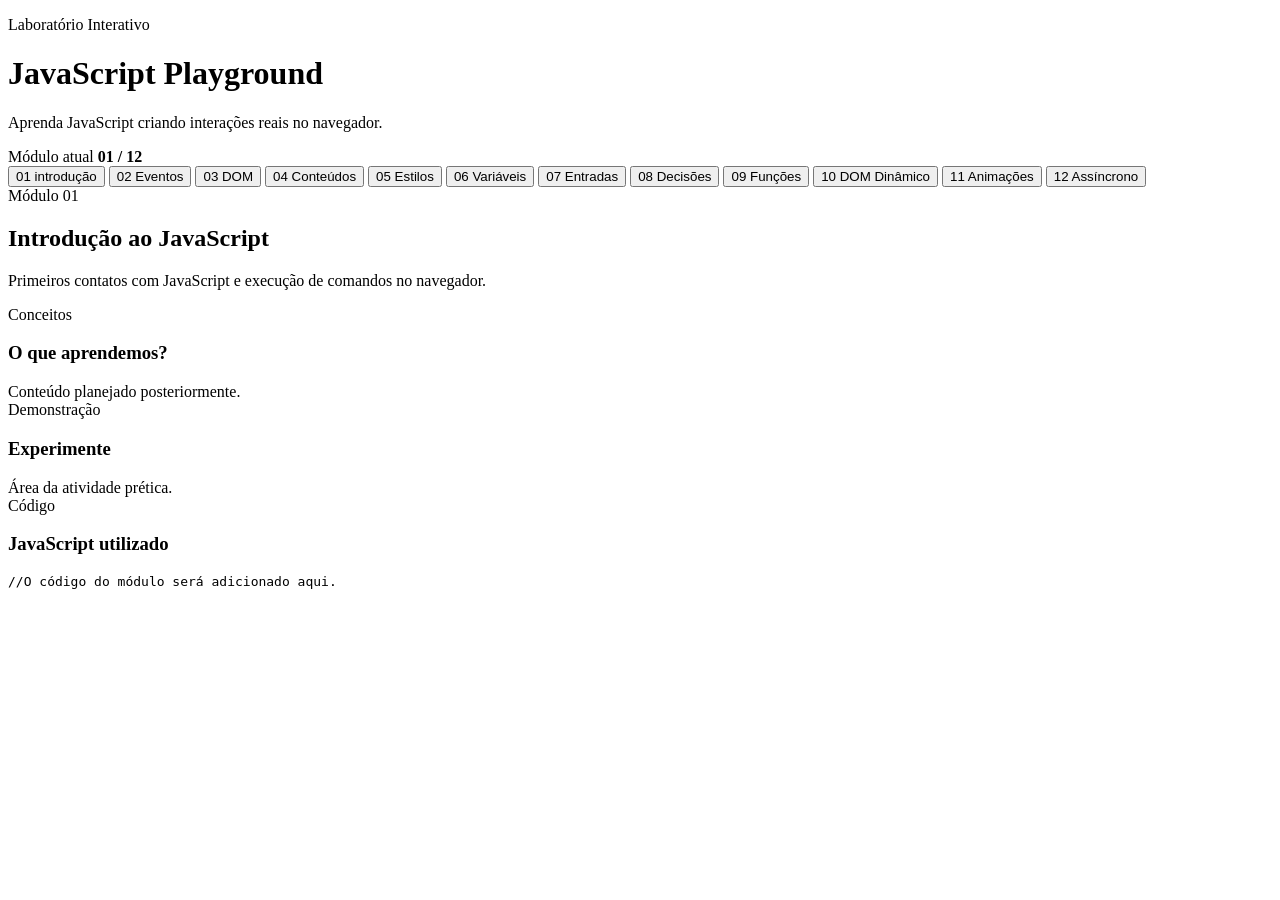
<file: javascript_playground/index.html>
<!DOCTYPE html>
<html lang="pt-BR">
<head>
    <meta charset="UTF-8">
    <meta name="viewport" content="width=device-width, initial-scale=1.0">
    <meta name="description" content="Laboratório interativo para aprendizagemprogressiva de JavaScript.">
    <title>JavaScript Playground</title>
</head>
<body>

    <!-- =========================================================
        CABEÇALHO DO PROJETO
    ========================================================= -->

    <header class="site-header">
        <div class="container header-content">
            <div>
                <P class="eyebrow">Laboratório Interativo</P>
                <h1>JavaScript Playground</h1>
                <p class="header-description">
                    Aprenda JavaScript criando interações reais no navegador.
                </p>
            </div>
            <div class="progress-card" aria-label="Progresso no laboratório">
                <span class="progress-label">Módulo atual</span>
                <strong id="current-module=label">01 / 12</strong>                
            </div>         
        </div>
    </header>

    <!-- =========================================================
        NAVEGAÇÃO ENTRE OS MÓDULOS
    ========================================================= -->

    <nav class="module-navigation" aria-label="Navegação dos Módulos">
        <div class="container">
            <div class="module-navigation-list">
                <button class="module-nav-button active" data-module-target="module-01">
                    01 introdução
                </button>
                
                <button class="module-nav-button active" data-module-target="module-02">
                    02 Eventos
                </button>

                <button class="module-nav-button active" data-module-target="module-03">
                    03 DOM
                </button>

                <button class="module-nav-button active" data-module-target="module-04">
                    04 Conteúdos
                </button>

                <button class="module-nav-button active" data-module-target="module-05">
                    05 Estilos
                </button>

                <button class="module-nav-button active" data-module-target="module-06">
                    06 Variáveis
                </button>

                <button class="module-nav-button active" data-module-target="module-07">
                    07 Entradas
                </button>

                <button class="module-nav-button active" data-module-target="module-08">
                    08 Decisões
                </button>

                <button class="module-nav-button active" data-module-target="module-09">
                    09 Funções
                </button>

                <button class="module-nav-button active" data-module-target="module-10">
                    10 DOM Dinâmico
                </button>

                <button class="module-nav-button active" data-module-target="module-11">
                    11 Animações
                </button>

                <button class="module-nav-button active" data-module-target="module-12">
                    12 Assíncrono
                </button> 
            </div>
        </div>
    </nav>

    <!-- =========================================================
        CONTEÚDO PRINCIPAL
    ========================================================= -->

    <main>

    <!-- =========================================================
        MÓDULO 01
    ========================================================= -->

    <section class="module-section active" id="module-01" data-module-number="01">
        <header class="module-header">
            <span>Módulo 01</span>
            <h2>Introdução ao JavaScript</h2>
            <p>Primeiros contatos com JavaScript e execução de comandos no navegador.</p>
        </header>

        <div class="module-grid">
            <article class="Lesson-card">
                <span class="card-label">Conceitos</span>
                <h3>O que aprendemos?</h3>
                <div class="placeholder-content">
                    Conteúdo planejado posteriormente.
                </div>
            </article>

            <article class="Lesson-card">
                <span class="card-label">Demonstração</span>
                <h3>Experimente</h3>
                <div class="demo-area">
                    Área da atividade prética.
                </div>
            </article>

            <article class="Lesson-card code-card">
                <span class="card-label">Código</span>
                <h3>JavaScript utilizado</h3>
                <pre><code>//O código do módulo será adicionado aqui.</code></pre>
            </article>
        </div>
    </section>
    </main>
</body>
</html>
</file>
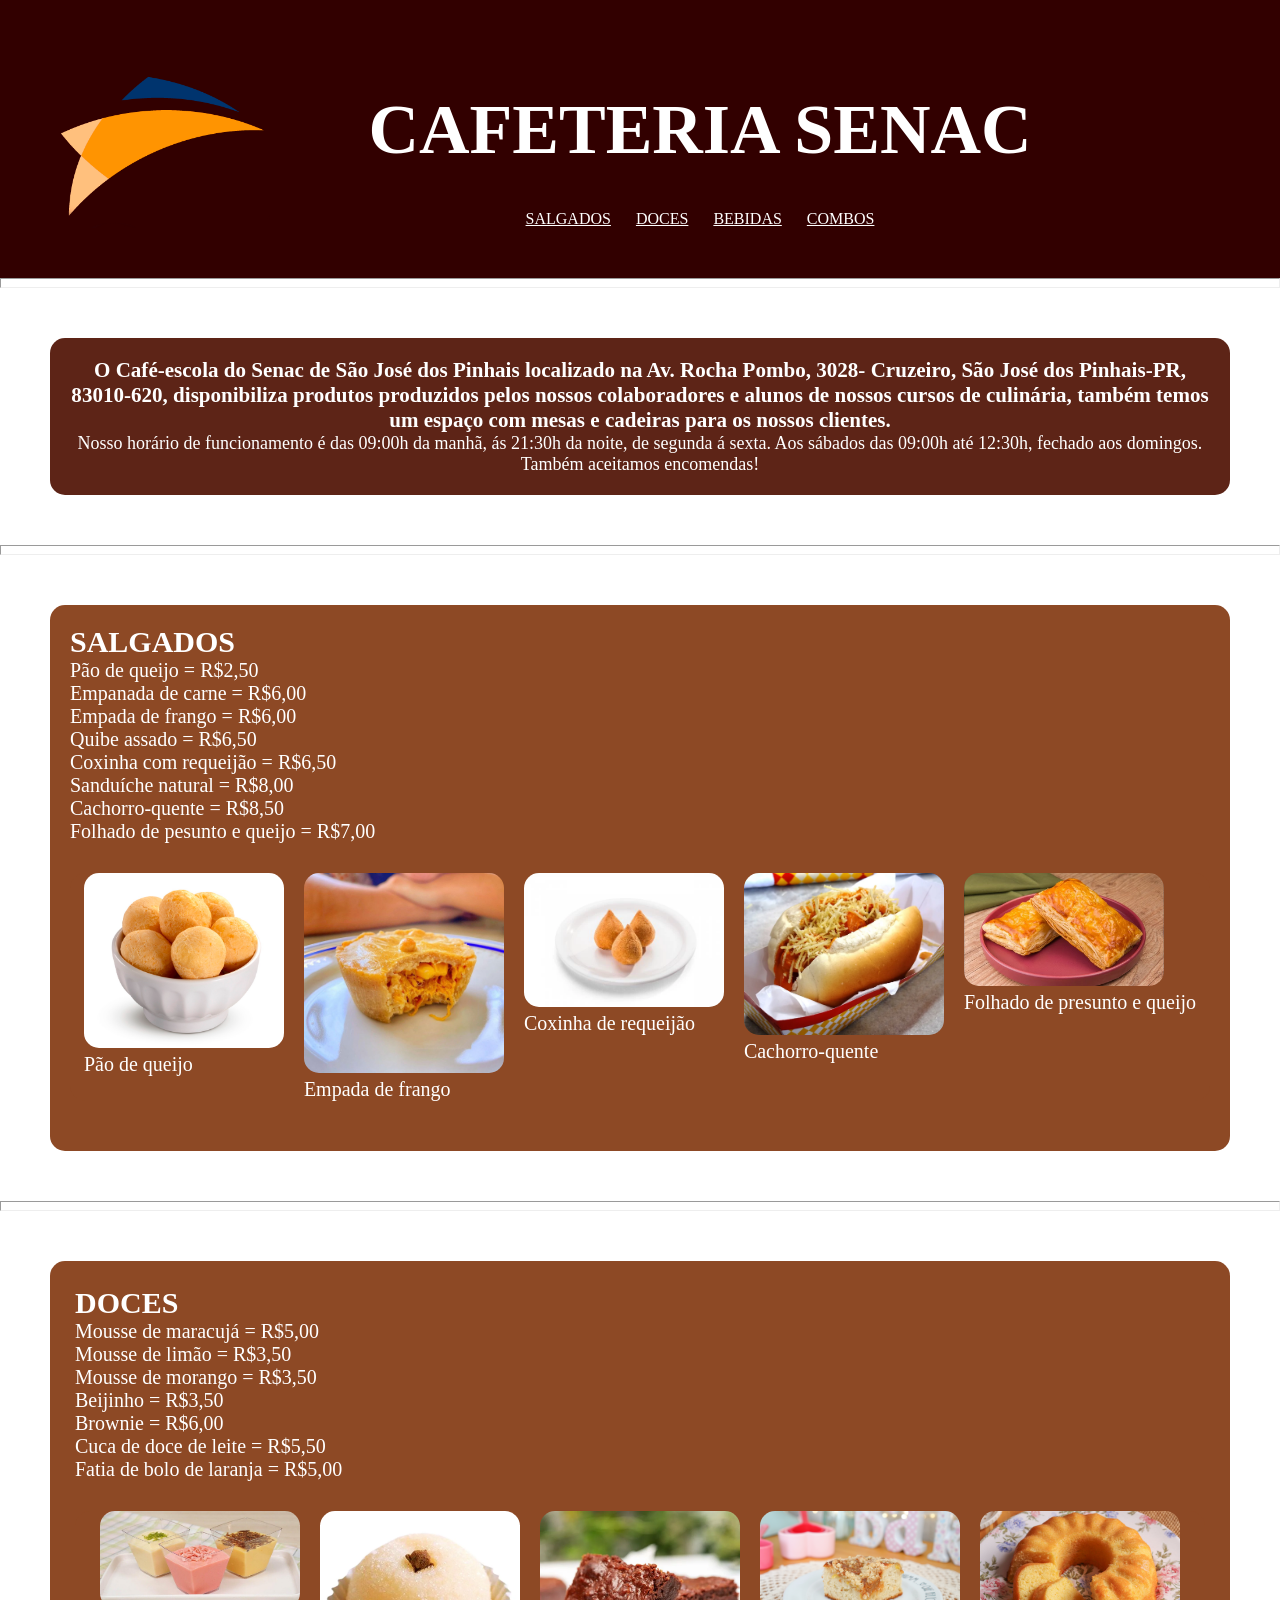
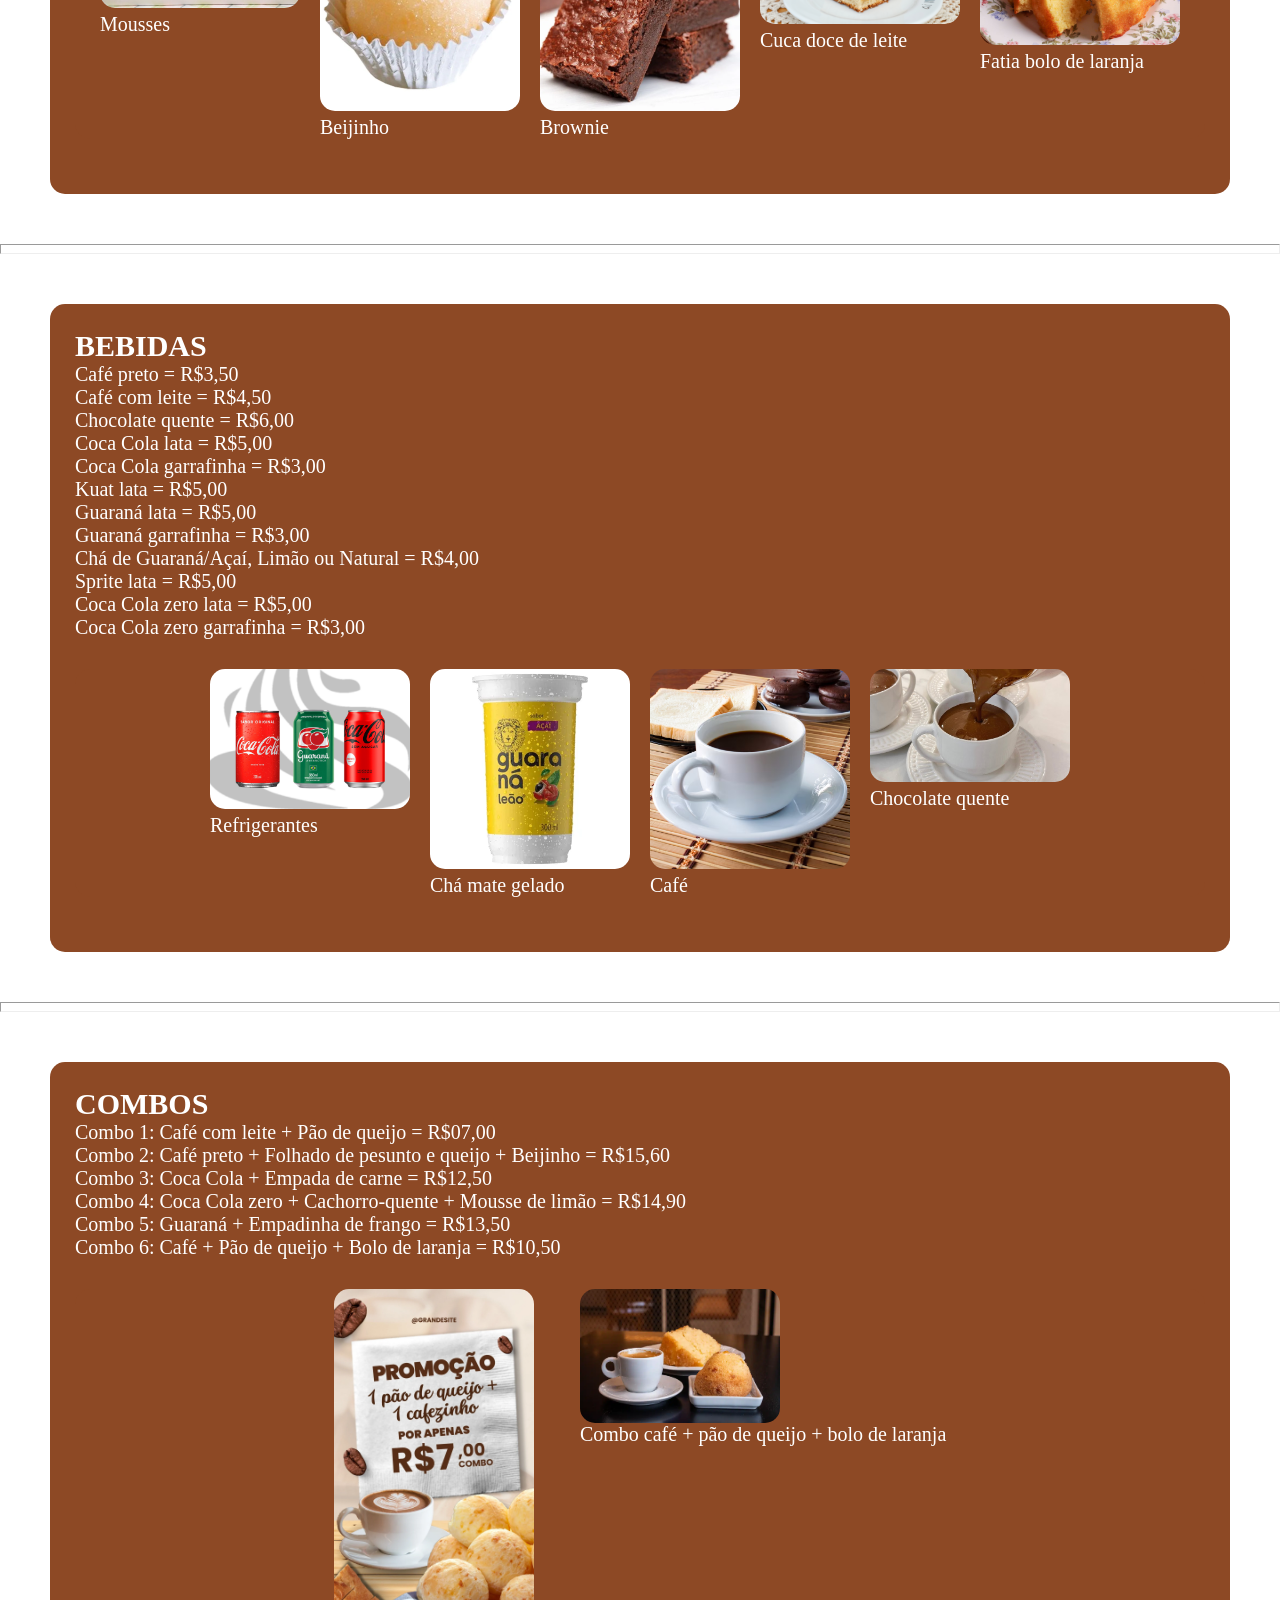
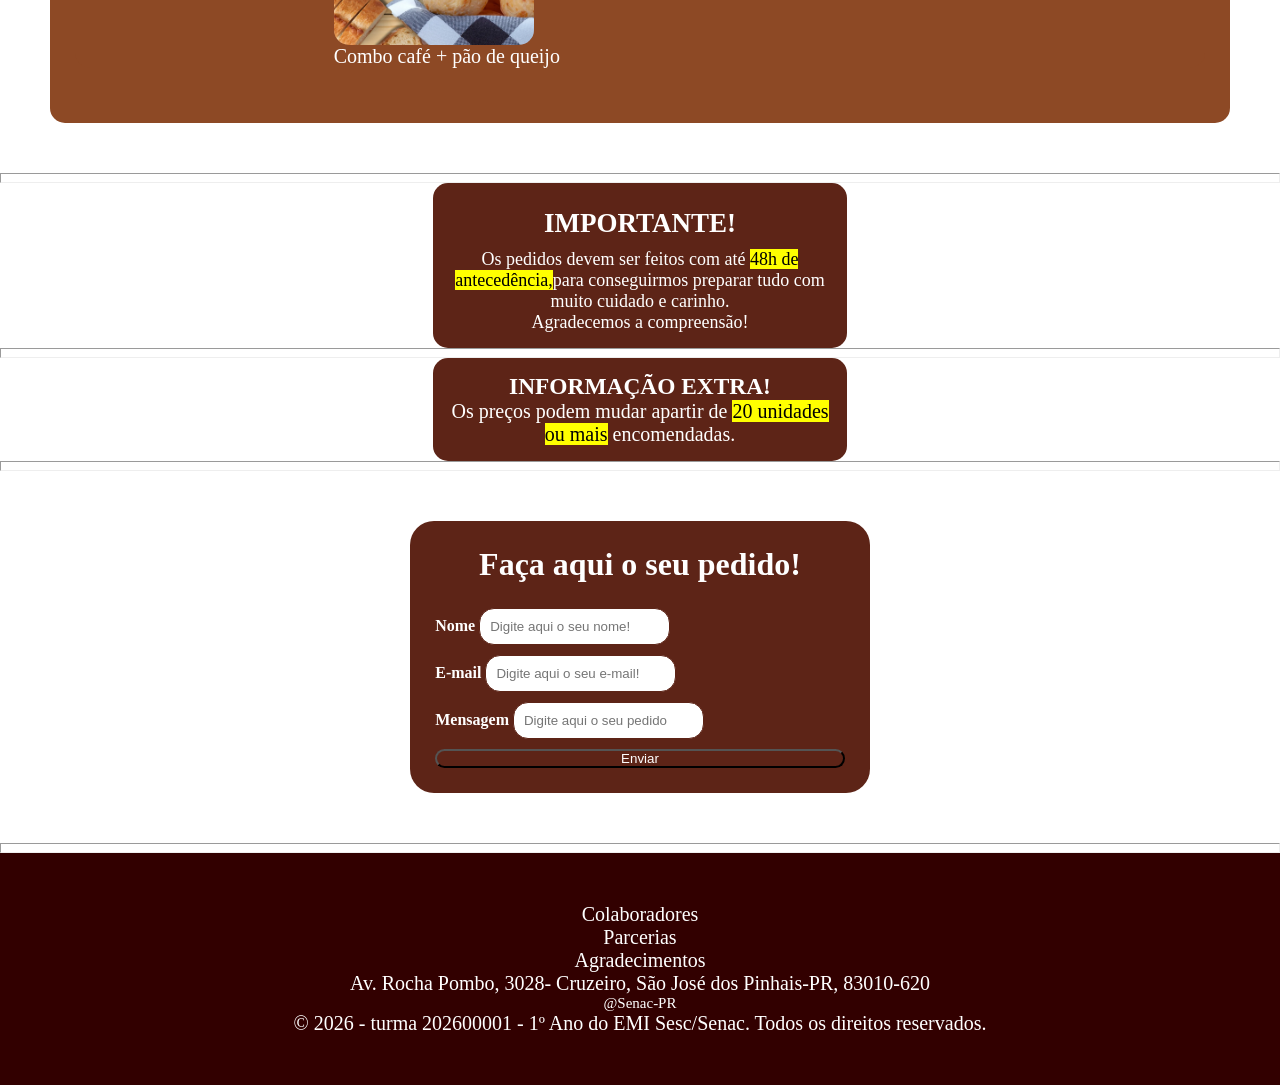
<file: mariana_projeto_cantina/index.html>
<!DOCTYPE html>
<html lang="PT-BR">
<head>
    <meta charset="UTF-8">
    <meta name="viewport" content="width=device-width, initial-scale=1.0">
    <title>Cantina Senac</title>
    <link rel="stylesheet" href="style/style.css">
</head>
<body>
    <header>
        <img  class="logo" src="logo.png/logo-senac.png" alt="Logo Senac">
        <nav>
            <h1 class="titulo">CAFETERIA SENAC</h1>
            <ul>
                <li><a href="#Salgados">SALGADOS</a></li>
                <li><a href="#Doces">DOCES</a></li>
                <li><a href="#Bebidas">BEBIDAS</a></li>
                <li><a href="#Combos">COMBOS</a></li>
            </ul>
        </nav>
    </header>

    <hr>

    <main>
        <section id="Sobre nós" class="Sobre-nós">
            <h3>O Café-escola do Senac de São José dos Pinhais localizado na Av. Rocha Pombo, 3028- Cruzeiro, São José dos Pinhais-PR, 83010-620, disponibiliza produtos produzidos pelos nossos colaboradores e alunos de nossos cursos de culinária, também temos um espaço com mesas e cadeiras para os nossos clientes.</h3>
            <p>Nosso horário de funcionamento é das 09:00h da manhã, ás 21:30h da noite, de segunda á sexta. Aos sábados das 09:00h até 12:30h, fechado aos domingos.</p>
            <p>Também aceitamos encomendas!</p>
        </section>

        <hr>
          
        <section id="Salgados" class="salgados">
              
            <h1>SALGADOS</h1>
            <article>
                <p>Pão de queijo = R$2,50</p>
            </article>
            <article>
                <p>Empanada de carne = R$6,00</p>
            </article>
            <article>
                <p>Empada de frango = R$6,00</p>
            </article>
            <article>
                <p>Quibe assado = R$6,50</p>
            </article>
            <article>
                <p>Coxinha com requeijão = R$6,50</p>
            </article>
            <article>
                <p>Sanduíche natural = R$8,00</p>
            </article>
            <article>
                <p>Cachorro-quente = R$8,50</p>
            </article>
            <article>
                <p>Folhado de pesunto e queijo = R$7,00</p>
            </article>

             <div>
                <figure>
                   <img src="image/Pão de Queijo.jpg" alt="Pão de queijo">
                   <figcaption>Pão de queijo</figcaption>
                </figure>
                <figure>
                   <img src="image/empada.jpg" alt="Empada de frango">
                   <figcaption>Empada de frango</figcaption>
                </figure>
                <figure>
                   <img src="image/coxinha.webp" alt="Coxinha com requeijão">
                   <figcaption>Coxinha de requeijão</figcaption>
                </figure>
                <figure>
                   <img src="image/cachorro quente.webp" alt="Cachorro-quente">
                   <figcaption>Cachorro-quente</figcaption>
                </figure>
                <figure>
                   <img src="image/folhado queijo e presunto.jpg" alt="Folhado"> 
                   <figcaption>Folhado de presunto e queijo</figcaption>
                </figure>
             </div>

            </section>

        <hr>

        <section id="Doces" class="doces">
            <h1>DOCES</h1>
            <article>
                <p>Mousse de maracujá = R$5,00</p>
            </article>
            <article>
                <p>Mousse de limão = R$3,50</p>
            </article>
            <article>
                <p>Mousse de morango = R$3,50</p>
            </article>
            <article>
                <p>Beijinho = R$3,50</p>
            </article>
            <article>
                <p>Brownie = R$6,00</p>
            </article>
            <article>
                <p>Cuca de doce de leite = R$5,50</p>
            </article>
            <article>
                <p>Fatia de bolo de laranja = R$5,00</p>
            </article>

            <div>
                <figure>
                   <img src="image/mousses.jpg" alt="Mousses">
                   <figcaption>Mousses</figcaption>
                </figure>
                <figure>
                   <img src="image/beijinho.webp" alt="Beijinho"> 
                   <figcaption>Beijinho</figcaption>
                </figure>
                <figure>
                   <img src="image/brownie.webp" alt="Brownie">
                   <figcaption>Brownie</figcaption>
                </figure>
                <figure>
                   <img src="image/Cucadoceleite.jpg" alt="Cuca doce de leite"> 
                   <figcaption>Cuca doce de leite</figcaption>
                </figure>
                <figure>
                    <img src="image/bolo-de-laranja.jpg" alt="Bolo de laranja">
                    <figcaption>Fatia bolo de laranja</figcaption>
                </figure>
             </div>
            </section>

        <hr>

        <section id="Bebidas" class="bebidas">
            <h1>BEBIDAS</h1>
            <article>
                <p>Café preto = R$3,50</p>
            </article>
            <article>
                <p>Café com leite = R$4,50</p>
            </article>
            <article>
                <p>Chocolate quente = R$6,00</p>
            </article>
            <article>
                <p>Coca Cola lata = R$5,00</p>
            </article>
            <article>
                <p>Coca Cola garrafinha = R$3,00</p>
            </article>
            <article>
                <p>Kuat lata = R$5,00</p>
            </article>
            <article>
                <p>Guaraná lata = R$5,00</p>
            </article>
            <article>
                <p>Guaraná garrafinha = R$3,00</p>
            </article>
            <article>
                <p>Chá de Guaraná/Açaí, Limão ou Natural = R$4,00</p>
            </article>
            <article>
                <p>Sprite lata = R$5,00</p>
            </article>
            <article>
                <p>Coca Cola zero lata = R$5,00</p>
            </article>
            <article>
                <p>Coca Cola zero garrafinha = R$3,00</p>
            </article>

            <div>
                <figure>
                   <img src="image/refri.png" alt="refrigerantes">
                   <figcaption>Refrigerantes</figcaption>
                </figure>
                <figure>
                   <img src="image/cha mate.webp" alt="chá mate gelado"> 
                   <figcaption>Chá mate gelado</figcaption>
                </figure>
                <figure>
                   <img src="image/xicara cafe.avif" alt="café">
                   <figcaption>Café</figcaption>
                </figure>
                <figure>
                   <img src="image/chocolate.jpg" alt="chocolate quente"> 
                   <figcaption>Chocolate quente</figcaption>
                </figure>
            </div>
        </section>

        <hr>

        <section id="Combos" class="combos">
             <h1>COMBOS</h1>
             <article>
                <p>Combo 1: Café com leite + Pão de queijo = R$07,00</p>
             </article>
             <article>
                <p>Combo 2: Café preto + Folhado de pesunto e queijo + Beijinho = R$15,60</p>
             </article>
             <article>
                <p>Combo 3: Coca Cola + Empada de carne = R$12,50</p>
             </article>
             <article>
                <p>Combo 4: Coca Cola zero + Cachorro-quente + Mousse de limão = R$14,90</p>
             </article>
             <article>
                <p>Combo 5: Guaraná + Empadinha de frango = R$13,50</p>
             </article>
             <article>
                <p>Combo 6: Café + Pão de queijo + Bolo de laranja = R$10,50</p>
             </article>

            <div>
             <figure>
                   <img src="image/promoção.webp" alt="promoção"> 
                   <figcaption>Combo café + pão de queijo</figcaption>
             </figure>
             <figure>
                <img src="image/combo 6.webp" alt="combo.6">
                <figcaption>Combo café + pão de queijo + bolo de laranja</figcaption>
             </figure>
            </div>
        </section>
    
    <hr>

    <section class="aviso">
        <h2>IMPORTANTE!</h2>
            <p>Os pedidos devem ser feitos com até <mark>48h de antecedência,</mark>para conseguirmos preparar tudo com muito cuidado e carinho.</p>
            <p>Agradecemos a compreensão!</p>
    </section>
    
    <hr>

            <aside class="info-extra">
                <h3>INFORMAÇÃO EXTRA!</h3>
                <p>Os preços podem mudar apartir de <mark>20 unidades ou mais</mark> encomendadas.</p>
            </aside>

    <hr>

    <section class="formulario">
            <div class="form-cta">
             <h3>Faça aqui o seu pedido!</h3>
             <form class="lead-form">
                <div class="form-row">
                    <label>Nome</label>
                    <input type="text" name="nome" id="nome" placeholder="Digite aqui o seu nome!">
                </div >
                <div class="form-row" >
                    <label>E-mail</label>
                    <input type="email" name="e-mail" id="e-mail" placeholder="Digite aqui o seu e-mail!">
                </div >
                <div class="form-row" >
                    <label>Mensagem</label>
                    <input type="text" id="produto" placeholder="Digite aqui o seu pedido" cols="50" rows="5"></input>
                </div >
                <button class="btn" type="submit">Enviar</button>
            </form>
            </div>
    </section>

<hr>

</main>
</body>

<footer class="rodape">
     <p>Colaboradores</p>
     <P>Parcerias</P>
     <p>Agradecimentos</p>
     <p>Av. Rocha Pombo, 3028- Cruzeiro, São José dos Pinhais-PR, 83010-620</p>
     <P class="arroba">@Senac-PR</P>
     <p>&copy; 2026 - turma 202600001 - 1º Ano do EMI Sesc/Senac. Todos os direitos reservados.</p>
</footer>
</html>
</file>
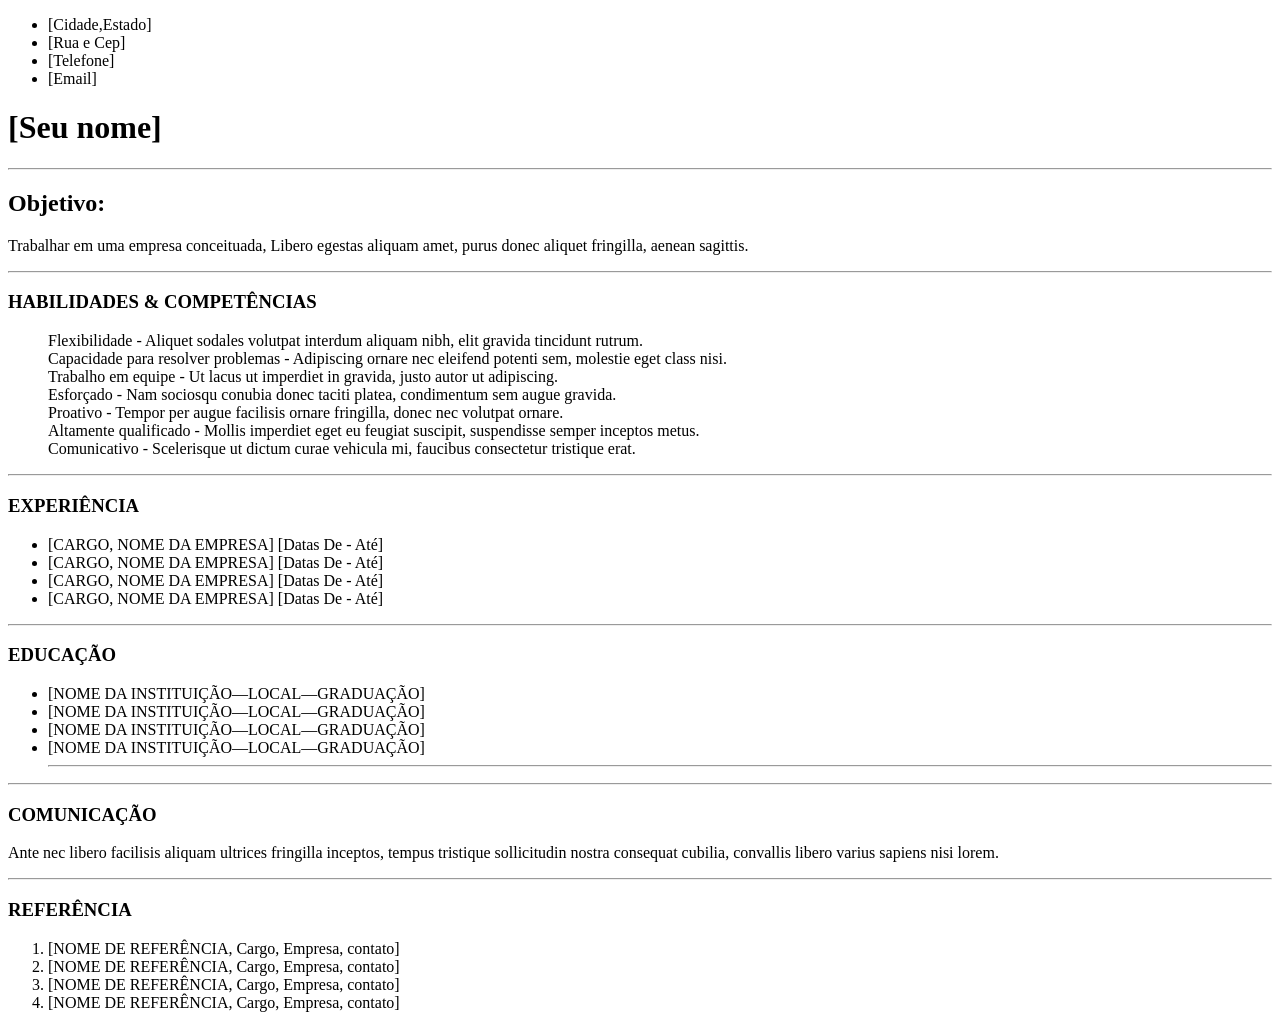
<file: curriculo_html/correcao.html>
<!DOCTYPE html>
<html lang="PT-BR">
<head>
    <meta charset="UTF-8">
    <meta name="viewport">
    <title>Document</title>
</head>
<body>
    <!--<ul> define uma lisata não ordenada-->
    <ul>
        <li>[Cidade,Estado]</li> <!-- <li> infrma o conteúdo da lista-->
        <li>[Rua e Cep]</li>
        <li>[Telefone]</li>
        <li>[Email]</li>
    </ul>
    <h1>[Seu nome]</h1>
    <hr>

    <h2>Objetivo:</h2>
    <p>Trabalhar em uma empresa conceituada, Libero egestas aliquam amet, purus donec aliquet fringilla, aenean sagittis.</p>
    <hr>

    <dl>
        <dt>
            <h3>HABILIDADES & COMPETÊNCIAS</h3>
        </dt>
        <dd>Flexibilidade - Aliquet sodales volutpat interdum aliquam nibh, elit gravida tincidunt rutrum.</dd>
        <dd>Capacidade para resolver problemas - Adipiscing ornare nec eleifend potenti sem, molestie eget class nisi.</dd>
        <dd>Trabalho em equipe - Ut lacus ut imperdiet in gravida, justo autor ut adipiscing.</dd>
        <dd>Esforçado - Nam sociosqu conubia donec taciti platea, condimentum sem augue gravida.</dd>
        <dd>Proativo - Tempor per augue facilisis ornare fringilla, donec nec volutpat ornare.</dd>
        <dd>Altamente qualificado - Mollis imperdiet eget eu feugiat suscipit, suspendisse semper inceptos metus.</dd>
        <dd>Comunicativo - Scelerisque ut dictum curae vehicula mi, faucibus consectetur tristique erat.</dd>
    </dl>
    <hr>

    <h3>EXPERIÊNCIA</h3>
    <ul>
       <li>[CARGO, NOME DA EMPRESA] [Datas De - Até]</li>
       <li>[CARGO, NOME DA EMPRESA] [Datas De - Até]</li>
       <li>[CARGO, NOME DA EMPRESA] [Datas De - Até]</li>
       <li>[CARGO, NOME DA EMPRESA] [Datas De - Até]</li>
    </ul>
    <hr>

     <h3>EDUCAÇÃO</h3>
    <ul>
       <li>[NOME DA INSTITUIÇÃO—LOCAL—GRADUAÇÃO]</li>
       <li>[NOME DA INSTITUIÇÃO—LOCAL—GRADUAÇÃO]</li>
       <li>[NOME DA INSTITUIÇÃO—LOCAL—GRADUAÇÃO]</li>
       <li>[NOME DA INSTITUIÇÃO—LOCAL—GRADUAÇÃO]</li>
       <hr>
    </ul>
    <hr>

    <h3>COMUNICAÇÃO</h3>
    <p>Ante nec libero facilisis aliquam ultrices fringilla inceptos, tempus tristique sollicitudin nostra consequat cubilia, convallis libero varius sapiens nisi lorem.</p>
    <hr>

    <h3>REFERÊNCIA</h3>
    <ol>
        <li>[NOME DE REFERÊNCIA, Cargo, Empresa, contato]</li>
        <li>[NOME DE REFERÊNCIA, Cargo, Empresa, contato]</li>
        <li>[NOME DE REFERÊNCIA, Cargo, Empresa, contato]</li>
        <li>[NOME DE REFERÊNCIA, Cargo, Empresa, contato]</li>
    </ol>
</body>
</html>
</file>
<file: atividade_final_css/style/style.css>
* {
    padding: 0;
    margin: 0;
    box-sizing: border-box;
}

body {
    font-family: Arial, sans-serif;
    background-color: #F4f4f4;
    color: #222;
}

header {
    background-color: #222;
    padding: 25px;
    position: sticky;
    top: 0;
}

nav ul {
    display: flex;
    gap: 25px;
    justify-content: center;
    list-style: none;
}

nav a {
    color: white;
    text-decoration: none;
    font-weight: bold;
}

nav a:hover {
    color: #00bcda;
}

main {
    width: 90%;
    margin: 30px auto;
}

.secao {
    margin: 40px 0;
    padding: 30px;
    background-color: white;
    border-radius: 10px;
}

article {
    padding: 20px;
    margin: 15px 0;
    text-align: center;
    background-color: #fafafa;
}

/* BORDAS */

.bordas article:nth-child(1) {
    border: 5px solid #000;
}

.bordas article:nth-child(2) {
    border: 5px outset #3498db;
}

.bordas article:nth-child(3) {
    border: 5px inset #e67e22;
}

.bordas article:nth-child(4) {
    border: 5px ridge #9b59b6;
}

.bordas article:nth-child(5) {
    border: 5px groove #2ecc71;
}

.bordas article:nth-child(6) {
    border: 5px double #e74c3c;
}

.bordas article:nth-child(7) {
    border: 5px dotted #34495e;
}

.bordas article:nth-child(8) {
    border: 5px dashed #f1c40f;
}

/* ESPESSURAS DAS FONTES */

.peso-100 {
 font-weight: 100;
}

.peso-200 {
 font-weight: 200;
}

.peso-300 {
 font-weight: 300;
}

.peso-400 {
 font-weight: 400;
}

.peso-500 {
 font-weight: 500;
}

.peso-600 {
 font-weight: 600;
}

.peso-700 {
 font-weight: 700;
}

.peso-800 {
 font-weight: 800;
}

.peso-900 {
 font-weight: 900;
}

.peso-bold {
 font-weight: bold;
}

.peso-normal {
 font-weight: normal;
}

/* BACKGROUNDS */

.backgrounds article {
    min-height: 100px;
    color: white;
    font-weight: bold;
}

.backgrounds article:nth-child(1) {
    background-color: #3498db;
}

.backgrounds article:nth-child(2) {
    background: linear-gradient(to right, #8e44ad, #3498db);
}

.backgrounds article:nth-child(3) {
    background-image: url(../image/cover.jpg);
    background-size: cover;
    background-position: center;
}

.backgrounds article:nth-child(4) {
    background-image: url(../image/repeat.jpg);
    background-repeat: repeat;
}

.backgrounds article:nth-child(5) {
    background-image: url(../image/no-repeat.jpg);
    background-repeat: no-repeat;
    background-position: center;
    background-color: #222;
}

.backgrounds article:nth-child(6) {
    background-image: url(../image/fixed.jpg);
    background-attachment: fixed;
    background-size: cover;
    background-position: center;
}

.backgrounds article:nth-child(7) {
    background-color: rgba(255, 0, 0, 0.3);
    color: #000;
    /*opacity:0.3;*/
}

/*LISTAS*/

.listas {
    display: grid;
    grid-template-columns: repeat(auto-fit, minmax(180px,1fr));
    gap: 20px;
}

.listas ul {
    background-color: #fafafa;
    padding: 25px 35px;
    border: 1px solid #ccc;
}

.listas ul:nth-child(1) {
    list-style-type: disc;
}

.listas ul:nth-child(2) {
    list-style-type: circle;
}

.listas ul:nth-child(3) {
    list-style-type: square;
}

.listas ul:nth-child(4) {
    list-style-type: decimal;
}

.listas ul:nth-child(5) {
    list-style-type: upper-roman;
}

.listas ul:nth-child(6) {
    list-style-type: lower-alpha;
}

.listas ul:nth-child(7) {
    list-style-type: none;
}

/*TIPOS DE FONTES*/

.tipos-fontes article:nth-child(1) {
    font-family: Arial, sans-serif;
}

.tipos-fontes article:nth-child(2) {
    font-family: Verdana, sans-serif;
}

.tipos-fontes article:nth-child(3) {
    font-family: Georgia, 'serif;
}

.tipos-fontes article:nth-child(4) {
    font-family: 'Times New Roman', serif;
}

.tipos-fontes article:nth-child(5) {
    font-family: 'Courier New', monospace;
}

.tipos-fontes article:nth-child(6) {
    font-family: 'Trebuchet MS', sans-serif;
}

.tipos-fontes article:nth-child(7) {
    font-family: Impact, sans-serif;
}

/*LINHA SEPARADORA*/

hr {
    margin: 40px 0;
    border: none;
    height: 2px;
    background-color: #ddd;
}

/*RESPONSIVO*/

@media (max-widht: 768px) {
   nav ul {
    flex-direction: column;
    align-items: center;
   }

  main {
    width: 95%;
  }
}
</file>
<file: flexbox/style/style.css>
/* ==========================================================
   CONFIGURAÇÕES GERAIS

   Esta parte prepara o projeto para receber os estilos da página.

   Aqui definimos:
   - variáveis reutilizáveis
   - reset de estilos padrão
   - comportamento global
   - acessibilidade de foco
========================================================== */

/* ==========================================================
   VARIÁVEIS CSS

   O seletor :root representa o nível mais alto do documento.

   Criamos variáveis para centralizar cores, sombras e tamanhos.
   Isso evita repetição e facilita futuras alterações no tema.
========================================================== */

:root {
    color-scheme: dark;
    --background: #09090b;
    --surface: #18181b;
    --surface-soft: #27272a;
    --surface-highlight: #3f3f46;
    --border: #52525b;
    --text: #f4f4f5;
    --text-muted: #d4d4d8;
    --primary: #6366f1;
    --primary-hover: #818cf8;
    --accent: #38bdf8;
    --success: #22c55e;
    --warning: #f59e0b;
    --danger: #ef4444;
    --item: #0ea5e9;
    --item-selected: #f97316;
    --radius-small: 8px;
    --radius-medium: 12px;
    --radius-large: 18px;
    --shadow: 0 18px 45px rgba(0, 0, 0, 0.24);
}

/* ==========================================================
   RESET CSS

   Remove margens e espaçamentos padrões aplicados pelos
   navegadores.

   box-sizing: border-box faz com que width e height incluam
   padding e border no cálculo do tamanho final.
========================================================== */

* {
    margin: 0;
    padding: 0;
    box-sizing: border-box;
}

/* ==========================================================
   COMPORTAMENTO DE ROLAGEM

   scroll-behavior cria uma navegação suave ao clicar nos links.

   scroll-padding-top evita que o título de uma seção fique
   escondido atrás do menu fixo.
========================================================== */

html {
    scroll-behavior: smooth;
    scroll-padding-top: 100px;
}

/* ==========================================================
   ESTILOS GERAIS DO BODY

   O body recebe o visual geral da página.

   clamp() cria medidas responsivas com valor mínimo, ideal
   e máximo.

   radial-gradient cria o brilho no canto superior esquerdo.
========================================================== */

body {
    min-height: 100vh;
    padding: clamp(16px, 4vw, 48px);
    color: var(--text);
    background:
        radial-gradient(circle at top left, rgba(99, 102, 241, 0.16), 
        transparent 34rem),
        var(--background);
    font-family: Inter, Arial, Helvetica, sans-serif;
    line-height: 1.5;
}

button,
select {
    font: inherit;
}

button,
a,
select {
    -webkit-tap-highlight-color: transparent;
}

/* ==========================================================
   ACESSIBILIDADE DO FOCO

   :focus-visible exibe um contorno quando o usuário navega
   pelo teclado, por exemplo utilizando a tecla TAB.
========================================================== */

button:focus-visible,
a:focus-visible,
select:focus-visible {
    outline: 3px solid #facc15;
    outline-offset: 3px;
}

/* ==========================================================
   CABEÇALHO E NAVEGAÇÃO
========================================================== */

/* ==========================================================
   CABEÇALHO PRINCIPAL

   Cria o card de apresentação do laboratório.

   O linear-gradient é combinado com a cor da superfície para
   gerar profundidade visual.
========================================================== */

.page-header {
    max-width: 1200px;
    margin: 0 auto 28px;
    padding: clamp(28px, 6vw, 72px);
    text-align: center;
    background:
        linear-gradient(135deg, rgba(99, 102, 241, 0.28), rgba(14, 165, 233, 0.12)),
        var(--surface);
    border: 1px solid rgba(129, 140, 248, 0.35);
    border-radius: 24px;
    box-shadow: var(--shadow);
}

/* ==========================================================
   RÓTULOS PEQUENOS

   Estes seletores compartilham o mesmo estilo para evitar
   repetição de código.
========================================================== */

.page-label,
.property-type,
.group-header span {
    display: inline-flex;
    align-items: center;
    width: fit-content;
    padding: 6px 11px;
    color: #c7d2fe;
    background-color: rgba(99, 102, 241, 0.16);
    border: 1px solid rgba(129, 140, 248, 0.28);
    border-radius: 999px;
    font-size: 0.75rem;
    font-weight: 700;
    letter-spacing: 0.08em;
    text-transform: uppercase;
}

.page-header h1 {
    margin-top: 16px;
    font-size: clamp(2rem, 7vw, 4.5rem);
    line-height: 1;
    letter-spacing: -0.05em;
}

.page-header p {
    max-width: 760px;
    margin: 20px auto 0;
    color: var(--text-muted);
    font-size: clamp(1rem, 2vw, 1.15rem);
}

/* ==========================================================
   MENU DE NAVEGAÇÃO

   position: sticky mantém o menu visível durante a rolagem.

   overflow-x: auto permite rolagem horizontal em telas menores.

   backdrop-filter cria o efeito de vidro fosco.
========================================================== */

.property-navigation {
    position: sticky;
    top: 12px;
    z-index: 20;
    display: flex;
    gap: 8px;
    flex-wrap: nowrap;
    max-width: 1200px;
    margin: 0 auto 36px;
    padding: 12px;
    overflow-x: auto;
    background-color: rgba(24, 24, 27, 0.9);
    border: 1px solid var(--border);
    border-radius: 14px;
    box-shadow: 0 12px 30px rgba(0, 0, 0, 0.2);
    backdrop-filter: blur(14px);
}

/*
   flex: 0 0 auto impede que os links diminuam.

   Em telas pequenas, o menu passa a rolar horizontalmente.
*/

.property-navigation a {
    flex: 0 0 auto;
    padding: 8px 12px;
    color: var(--text-muted);
    background-color: var(--surface-soft);
    border: 1px solid transparent;
    border-radius: 999px;
    text-decoration: none;
    font-size: 0.85rem;
    transition: 0.2s;
}

.property-navigation a:hover {
    color: white;
    background-color: var(--primary);
    border-color: var(--primary-hover);
}

/* ==========================================================
   GRUPOS E SEÇÕES
========================================================== */

main {
    max-width: 1200px;
    margin: 0 auto;
}

/* ==========================================================
   CABEÇALHO DOS GRUPOS

   Separa visualmente:
   - propriedades do Flex Container
   - propriedades dos Flex Items
   - desafio final
========================================================== */

.group-header {
    margin: 64px 0 22px;
    padding: clamp(20px, 4vw, 32px);
    background-color: rgba(24, 24, 27, 0.76);
    border-left: 5px solid var(--accent);
    border-radius: 0 var(--radius-large) var(--radius-large) 0;
}

.group-header h2 {
    margin-top: 12px;
    color: var(--text);
    font-size: clamp(1.6rem, 4vw, 2.5rem);
}

.group-header p {
    margin-top: 8px;
    color: var(--text-muted);
}

/* ==========================================================
   CARD DE DEMONSTRAÇÃO

   Cada propriedade é apresentada dentro de um card separado.

   overflow: hidden impede que elementos ultrapassem as bordas.
========================================================== */

.demo {
    margin-bottom: 36px;
    padding: clamp(20px, 4vw, 34px);
    overflow: hidden;
    background-color: rgba(24, 24, 27, 0.92);
    border: 1px solid var(--surface-highlight);
    border-radius: var(--radius-large);
    box-shadow: var(--shadow);
}

/* ==========================================================
   CABEÇALHO INTERNO DA DEMONSTRAÇÃO

   Utiliza Flexbox para separar o título da propriedade e
   o botão de restauração.
========================================================== */

.demo-heading {
    display: flex;
    align-items: flex-start;
    justify-content: space-between;
    gap: 20px;
}

.demo-heading h2 {
    margin-top: 8px;
    color: var(--accent);
    font-size: clamp(1.55rem, 4vw, 2.2rem);
}

.item-property {
    color: #fed7aa;
    background-color: rgba(249, 115, 22, 0.14);
    border-color: rgba(249, 115, 22, 0.3);
}

.challenge-label {
    color: #bbf7d0;
    background-color: rgba(34, 197, 94, 0.14);
    border-color: rgba(34, 197, 94, 0.3);
}

.demo-introduction {
    max-width: 850px;
    margin: 18px 0 22px;
    color: var(--text-muted);
    line-height: 1.7;
}

.demo-introduction strong {
    color: white;
}

/* ==========================================================
   DESCRIÇÃO DINÂMICA

   Este texto será atualizado pelo JavaScript quando o aluno
   selecionar outro valor da propriedade.
========================================================== */

.property-description {
    min-height: 52px;
    margin: 0 0 18px;
    padding: 12px 16px;
    color: #e0f2fe;
    background-color: rgba(14, 165, 233, 0.09);
    border-left: 4px solid var(--accent);
    border-radius: 0 var(--radius-small) var(--radius-small) 0;
}

/* ==========================================================
   BOTÕES E CONTROLES
========================================================== */

/* Organiza os botões em linha e permite quebra automática. */

.buttons {
    display: flex;
    gap: 10px;
    flex-wrap: wrap;
    margin-bottom: 18px;
}

/* ==========================================================
   BOTÃO PADRÃO

   min-height: 44px cria uma área confortável para clique
   também em dispositivos com tela sensível ao toque.
========================================================== */

button {
    min-height: 44px;
    padding: 10px 17px;
    color: white;
    background-color: var(--primary);
    border: 1px solid transparent;
    border-radius: var(--radius-small);
    cursor: pointer;
    font-weight: 700;
    transition:
        transform 0.2s,
        background-color 0.2s,
        border-color 0.2s,
        box-shadow 0.2s;
}

button:hover {
    background-color: var(--primary-hover);
    transform: translateY(-1px);
}

/* ==========================================================
   BOTÃO ATIVO

   A classe active é controlada pelo JavaScript e mostra qual
   valor CSS está selecionado.
========================================================== */

button.active {
    color: #052e16;
    background-color: var(--success);
    border-color: #86efac;
    box-shadow: 0 0 0 4px rgba(34, 197, 94, 0.14);
}

.reset-button,
.copy-button {
    color: var(--text-muted);
    background-color: var(--surface-soft);
    border-color: var(--border);
    font-weight: 600;
}

.reset-button:hover,
.copy-button:hover {
    color: white;
    background-color: var(--surface-highlight);
}

/*
   Esta classe é adicionada temporariamente pelo JavaScript
   após o código CSS ser copiado.
*/

.copy-button.copy-success {
    color: #052e16;
    background-color: var(--success);
    border-color: #86efac;
}

.compact-buttons {
    margin-bottom: 0;
}

/* ==========================================================
   CONTROLE DA DEMONSTRAÇÃO flex-shrink

   flex-shrink só é percebido quando falta espaço.

   Por isso esta área permite alterar a largura do container.
========================================================== */

.size-controls {
    display: flex;
    align-items: center;
    gap: 14px;
    flex-wrap: wrap;
    margin-bottom: 18px;
    padding: 14px;
    background-color: var(--surface-soft);
    border-radius: var(--radius-medium);
}

.size-controls span {
    color: var(--text-muted);
    font-weight: 700;
}

/* ==========================================================
   CONTAINERS E ITENS
========================================================== */

/* ==========================================================
   FLEX CONTAINER BASE

   Esta é a classe principal do laboratório.

   display: flex ativa o Flexbox.
   flex-direction: row define a direção inicial.
   gap cria espaço entre os Flex Items.

   position: relative permite posicionar rótulos e indicadores
   dentro do container.

   overflow: auto cria rolagem quando necessário.
========================================================== */

.container {
    position: relative;
    display: flex;
    flex-direction: row;
    width: 100%;
    min-height: 350px;
    gap: 10px;
    padding: 46px 20px 20px;
    overflow: auto;
    background:
        linear-gradient(rgba(255, 255, 255, 0.025) 1px, transparent 1px),
        linear-gradient(90deg, rgba(255, 255, 255, 0.025) 1px, transparent 1px),
        var(--surface-highlight);
    background-size: 32px 32px;
    border: 1px solid var(--border);
    border-radius: var(--radius-medium);
    transition: 0.35s;
}

/* ==========================================================
   RÓTULO DO CONTAINER

   position: absolute posiciona o rótulo sobre a área visual.

   pointer-events: none impede que ele bloqueie cliques.
========================================================== */

.container-label {
    position: absolute;
    top: 10px;
    left: 12px;
    z-index: 5;
    padding: 4px 8px;
    color: #d4d4d8;
    background-color: rgba(9, 9, 11, 0.8);
    border-radius: 5px;
    font-family: Consolas, Monaco, monospace;
    font-size: 0.72rem;
    pointer-events: none;
}

/* ==========================================================
   FLEX ITEM BASE

   Cada card numerado representa um Flex Item.

   O próprio item também usa display: flex para centralizar
   seu conteúdo interno.

   flex: 0 1 auto significa:
   - não crescer
   - poder encolher
   - usar tamanho automático como base
========================================================== */

.item {
    position: relative;
    display: flex;
    flex: 0 1 auto;
    align-items: center;
    justify-content: center;
    width: 120px;
    height: 120px;
    color: white;
    background:
        linear-gradient(145deg, rgba(255, 255, 255, 0.16), transparent 50%),
        var(--item);
    border: 2px solid rgba(255, 255, 255, 0.28);
    border-radius: 12px;
    box-shadow:
        0 10px 25px rgba(0, 0, 0, 0.2),
        inset 0 1px 0 rgba(255, 255, 255, 0.22);
    font-size: 2rem;
    font-weight: 800;
    transition: 0.35s;
}

/* ==========================================================
   PSEUDOELEMENTO ::before

   Cria o texto "item" sem adicionar outro elemento no HTML.

   É usado apenas como elemento visual.
========================================================== */

.item::before {
    content: "item";
    position: absolute;
    top: 7px;
    left: 8px;
    font-size: 0.58rem;
    font-weight: 700;
    letter-spacing: 0.08em;
    text-transform: uppercase;
    opacity: 0.72;
}

.item small {
    position: absolute;
    bottom: 8px;
    font-size: 0.58rem;
    letter-spacing: 0.05em;
    text-transform: uppercase;
}

/* Destaca visualmente o item manipulado na demonstração. */

.item-selected {
    background:
        linear-gradient(145deg, rgba(255, 255, 255, 0.18), transparent 50%),
        var(--item-selected);
    border-color: #fdba74;
}

/* ==========================================================
   INDICADORES DE EIXO

   Mostram o eixo principal e o eixo secundário do Flexbox.
========================================================== */

.axis {
    position: absolute;
    z-index: 4;
    padding: 4px 8px;
    color: #f4f4f5;
    background-color: rgba(9, 9, 11, 0.82);
    border-radius: 5px;
    font-size: 0.68rem;
    pointer-events: none;
}

.axis-main {
    right: 12px;
    bottom: 8px;
}

/*
   writing-mode altera a direção da escrita para apresentar
   o rótulo verticalmente.
*/

.axis-cross {
    top: 48px;
    right: 8px;
    writing-mode: vertical-rl;
}

/* ==========================================================
   PAINEL DE CÓDIGO
========================================================== */

/* ==========================================================
   ESTRUTURA DO PAINEL

   CSS Grid cria duas colunas:
   - código ocupando o espaço disponível
   - botão de copiar com largura automática
========================================================== */

.code-wrapper {
    display: grid;
    grid-template-columns: 1fr auto;
    gap: 12px;
    align-items: end;
    margin-top: 22px;
}

/* ==========================================================
   BLOCO DE CÓDIGO

   Usa fonte monoespaçada para melhorar a leitura.

   overflow-x: auto adiciona rolagem quando o conteúdo não
   cabe em telas pequenas.
========================================================== */

.code {
    position: relative;
    min-width: 0;
    padding: 42px 20px 20px;
    overflow-x: auto;
    color: #e4e4e7;
    background-color: #050506;
    border: 1px solid #3f3f46;
    border-radius: 10px;
    font-family: Consolas, Monaco, monospace;
    font-size: clamp(0.85rem, 2vw, 1rem);
    line-height: 1.65;
}

/* Cria o rótulo "CSS" sem precisar adicioná-lo no HTML. */

.code::before {
    content: "CSS";
    position: absolute;
    top: 12px;
    left: 18px;
    color: #a1a1aa;
    font-size: 0.72rem;
    font-weight: 700;
    letter-spacing: 0.12em;
}

.code strong {
    color: var(--success);
}

/* ==========================================================
   CONFIGURAÇÕES ESPECÍFICAS DAS DEMONSTRAÇÕES

   A classe .container define o comportamento base.

   As classes abaixo alteram apenas o necessário para tornar
   cada propriedade visível e didática.
========================================================== */

/* Altura maior para visualizar row, column e valores reversos. */

.direction-container {
    min-height: 420px;
}

/* Valor inicial da demonstração de justify-content. */

.justify-container {
    justify-content: flex-start;
}

/* ==========================================================
   align-items

   stretch é o valor inicial.

   Os itens recebem height: auto porque stretch não consegue
   aumentar um elemento que já possui altura fixa.
========================================================== */

.align-container {
    min-height: 390px;
    align-items: stretch;
}

.align-container .item {
    height: auto;
    min-height: 90px;
}

/*
   Tamanhos diferentes permitem demonstrar baseline,
   alinhando os textos por sua linha de base.
*/

.align-container .baseline-large {
    font-size: 3rem;
}

.align-container .baseline-small {
    font-size: 1rem;
}

/* ==========================================================
   gap

   A largura limitada e o flex-wrap permitem visualizar
   espaçamentos horizontais e verticais.
========================================================== */

.gap-container {
    width: 520px;
    max-width: 100%;
    min-height: 430px;
    flex-wrap: wrap;
    align-content: flex-start;
    gap: 10px;
}

/* ==========================================================
   flex-wrap

   A largura reduzida força falta de espaço.

   nowrap é o valor inicial para demonstrar a ausência de quebra.
========================================================== */

.wrap-container {
    width: 550px;
    max-width: 100%;
    min-height: 430px;
    flex-wrap: nowrap;
}

/*
   flex-shrink: 0 impede que os itens diminuam automaticamente.

   Sem essa regra, o navegador poderia esconder o efeito
   de nowrap reduzindo os cards.
*/

.wrap-container .item,
.flow-container .item {
    flex-shrink: 0;
}

/* ==========================================================
   flex-flow

   A largura e a altura controladas permitem demonstrar
   combinações entre direção e quebra.
========================================================== */

.flow-container {
    width: 650px;
    max-width: 100%;
    height: 520px;
    flex-flow: row nowrap;
}

/* ==========================================================
   align-content

   Essa propriedade atua sobre múltiplas linhas.

   Por isso:
   - flex-wrap precisa estar ativo
   - o container precisa ter altura disponível
   - os itens não podem encolher
========================================================== */

.align-content-container {
    width: 550px;
    max-width: 100%;
    height: 600px;
    flex-wrap: wrap;
    align-content: stretch;
    gap: 10px;
}

.align-content-container .item {
    width: 120px;
    height: auto;
    min-height: 90px;
    flex-shrink: 0;
}

.order-container .item-order {
    order: 0;
}

.order-container .item-order-2 {
    order: 1;
}

/* ==========================================================
   flex-grow

   Todos os itens iniciam com flex-grow: 1.

   flex-basis: 0 faz a divisão considerar principalmente
   as proporções de crescimento.
========================================================== */

.grow-container .item {
    min-width: 0;
    width: auto;
    flex-grow: 1;
    flex-basis: 0;
}

.grow-container .item-grow {
    flex-grow: 1;
}

/* ==========================================================
   flex-shrink

   O container começa estreito para provocar falta de espaço
   e ativar o algoritmo de encolhimento.
========================================================== */

.shrink-container {
    width: 500px;
    max-width: 100%;
    min-height: 310px;
}

/*
   min-width: 0 permite que o item fique menor do que seu
   tamanho inicial quando o Flexbox precisar encolhê-lo.
*/

.shrink-container .item {
    width: 140px;
    min-width: 0;
    flex-shrink: 1;
}

/* ==========================================================
   flex-basis

   O crescimento é desativado para destacar o tamanho inicial
   definido por flex-basis.
========================================================== */

.basis-container .item {
    flex-grow: 0;
    flex-shrink: 1;
}

.basis-container .item-basis {
    flex-basis: auto;
}

.flex-container .item {
    flex: 0 1 auto;
}

/* ==========================================================
   DETALHES DA PROPRIEDADE flex

   Exibe separadamente:
   - flex-grow
   - flex-shrink
   - flex-basis
========================================================== */

.flex-details {
    display: flex;
    flex-wrap: wrap;
    gap: 14px;
    margin-top: 14px;
    padding: 16px;
    background-color: #09090b;
    border: 1px solid var(--surface-highlight);
    border-radius: 10px;
}

.flex-details p {
    margin: 0;
    padding: 8px 12px;
    background-color: var(--surface-soft);
    border-radius: 7px;
}

.flex-details strong {
    color: var(--success);
}

/* ==========================================================
   align-self

   O container usa align-items: center.

   O Item 3 poderá substituir esse valor individualmente.
========================================================== */

.align-self-container {
    min-height: 400px;
    align-items: center;
}

.align-self-container .item-align-self {
    height: auto;
    min-height: 120px;
    align-self: auto;
}

/* ==========================================================
   DESAFIO
========================================================== */

/* ==========================================================
   CONTROLES DO DESAFIO

   CSS Grid cria três colunas iguais.

   minmax(0, 1fr) evita que o conteúdo ultrapasse a coluna.
========================================================== */

.challenge-controls {
    display: grid;
    grid-template-columns: repeat(3, minmax(0, 1fr));
    gap: 16px;
    margin-bottom: 20px;
}

.challenge-controls label {
    display: grid;
    gap: 8px;
    color: var(--text-muted);
    font-weight: 700;
}

.challenge-controls select {
    width: 100%;
    min-height: 46px;
    padding: 10px 12px;
    color: white;
    background-color: var(--surface-soft);
    border: 1px solid var(--border);
    border-radius: var(--radius-small);
}

/* Estado inicial propositalmente incorreto para o desafio. */

.challenge-container {
    min-height: 400px;
    align-items: stretch;
    justify-content: flex-start;
}

.challenge-actions {
    display: flex;
    align-items: center;
    gap: 16px;
    flex-wrap: wrap;
    margin-top: 18px;
}

.check-button {
    background-color: var(--success);
    color: #052e16;
}

.challenge-feedback {
    margin: 0;
    color: var(--text-muted);
    font-weight: 700;
}

/*
   Estas classes são adicionadas pelo JavaScript de acordo
   com o resultado do desafio.
*/

.challenge-feedback.success {
    color: #86efac;
}

.challenge-feedback.error {
    color: #fca5a5;
}

/* ==========================================================
   RODAPÉ
========================================================== */

/* Flexbox separa o texto e o link "Voltar ao topo". */

.page-footer {
    display: flex;
    align-items: center;
    justify-content: space-between;
    gap: 18px;
    max-width: 1200px;
    margin: 48px auto 0;
    padding: 24px;
    color: var(--text-muted);
    background-color: var(--surface);
    border: 1px solid var(--surface-highlight);
    border-radius: var(--radius-large);
}

.back-to-top {
    color: #c7d2fe;
    text-decoration: none;
    font-weight: 700;
}

/* ==========================================================
   RESPONSIVIDADE

   Media queries aplicam regras quando determinadas condições
   de largura ou preferência do usuário são atendidas.
========================================================== */

/* ==========================================================
   TABLETS E CELULARES MAIORES

   Em telas com até 760px:
   - elementos em linha passam para coluna
   - botões importantes ocupam toda a largura
   - o desafio passa a ter uma coluna
   - os itens ficam menores
========================================================== */

@media (max-width: 760px) {
    .demo-heading,
    .page-footer {
        align-items: stretch;
        flex-direction: column;
    }

    .reset-button {
        width: 100%;
    }

    .code-wrapper {
        grid-template-columns: 1fr;
    }

    .copy-button {
        width: 100%;
    }

    .challenge-controls {
        grid-template-columns: 1fr;
    }

    .container {
        min-height: 330px;
        padding-inline: 14px;
    }

    .item {
        width: 100px;
        height: 100px;
    }

    .size-controls {
        align-items: stretch;
        flex-direction: column;
    }

    .compact-buttons button {
        flex: 1 1 110px;
    }
}

/* ==========================================================
   CELULARES PEQUENOS

   Em telas com até 480px:
   - reduzimos espaçamentos
   - aumentamos a largura dos botões
   - diminuímos os cards
========================================================== */

@media (max-width: 480px) {
    body {
        padding-inline: 10px;
    }

    .page-header,
    .demo {
        border-radius: 14px;
    }

    .buttons button {
        flex: 1 1 130px;
    }

    .item {
        width: 86px;
        height: 86px;
        font-size: 1.55rem;
    }

    .property-navigation {
        top: 6px;
    }
}

/* ==========================================================
   ACESSIBILIDADE - MOVIMENTO REDUZIDO

   Alguns usuários preferem interfaces sem animações.

   Esta media query detecta essa preferência no sistema e
   praticamente remove transições e animações.

   !important é usado porque esta regra precisa ter prioridade
   sobre as transições definidas anteriormente.
========================================================== */

@media (prefers-reduced-motion: reduce) {
    html {
        scroll-behavior: auto;
    }

    *,
    *::before,
    *::after {
        transition-duration: 0.01ms !important;
        animation-duration: 0.01ms !important;
        animation-iteration-count: 1 !important;
    }
}
</file>
<file: mariana_projeto_cantina/style/style.css>
* {
    padding: 0;
    margin: 0;
}

header {
    padding: 50px;
    background-color: #320000;
    display: flex;
}

.logo {
    width: 220px;
    margin-right: -100px;
}

.titulo {
    text-align: center;
    padding: 40px;
    font-size: 70px;
    color: #fff;
}

h2 {
    color: #fff;
    padding: 10px;
    background-color: #5d2417;
}

nav {
    margin: 0 auto;
}

nav a {
    color: #fff;
    text-decoration: center;
    list-style: none;
}

nav ul {
    display: flex;
    gap: 25px;
    justify-content: center;
    list-style: none;
}

.Sobre-nós {
    text-align: center;
    margin: 50px;
    padding: 20px;
    background-color: #5d2417;
    border-radius: 15px;
    font-size: 18px;
    color: #fff;
}

.salgados {
    margin: 50px;
    padding: 20px;
    background-color: #8d4925;
    border-radius: 15px;
    font-size: 20px;
    color: #fff;
}

.salgados div{
    display: flex;
    justify-content: center;
    gap: 20px;
    margin: 30px 0;
    background-color: #8d4925;
    border-radius: 15px;
}

.salgados img {
    width: 200px;
    border-radius: 15px;
}

.doces {
    margin: 50px;
    padding: 25px;
    background-color: #8d4925;
    border-radius: 15px;
    font-size: 20px;
    color: #fff;
}

.doces div{
    display: flex;
    justify-content: center;
    gap: 20px;
    margin: 30px 0;
    background-color: #8d4925;
    border-radius: 15px;
}

.doces img {
    width: 200px;
    border-radius: 15px;
}

.bebidas {
    margin: 50px;
    padding: 25px;
    background-color: #8d4925;
    border-radius: 15px;
    font-size: 20px;
    color: #fff;
}

.bebidas div{
    display: flex;
    justify-content: center;
    gap: 20px;
    margin: 30px 0;
    background-color: #8d4925;
    border-radius: 15px;
}

.bebidas img {
    width: 200px;
    border-radius: 15px;
}

.combos {
    margin: 50px;
    padding: 25px;
    background-color: #8d4925;
    border-radius: 15px;
    font-size: 20px;
    color: #fff;
}

.combos div{
    display: flex;
    justify-content: center;
    gap: 20px;
    margin: 30px 0;
    background-color: #8d4925;
    border-radius: 15px;
}

.combos img {
    width: 200px;
    border-radius: 15px;
    display: flex;
}

.aviso {
    text-align: center;
    width: 30%;
    height: auto;
    background-color: #5d2417;
    border-radius: 15px;
    padding: 15px;
    margin: 0 auto;
    color: #fff;
    font-size: 18px;
}

.info-extra {
    text-align: center;
    width: 30%;
    height: auto;
    background-color: #5d2417;
    border-radius: 15px;
    padding: 15px;
    margin: 0 auto;
    color: #fff;
    font-size: 20px;
}

form {
    display: flex;
    flex-direction: column;
    gap: 10px;
}

label {
    font-weight: bold;
}

input { 
    padding: 10px;
    border-radius: 15px;
    border: 1px solid #5d2417;
}

button{
    background-color: #5d2417;
    color: #fff;
    border-radius: 15px;
}


button:hover {
    background-color: #853d2d;
}

.formulario {
    width: 80%;
    margin: 50px auto;  
}                                                        

.formulario .form-cta{
    width: 40%;
    height: auto;
    background-color: #5d2417;
    border-radius: 24px;
    padding: 25px;
    margin: 0 auto;
    color: #fff;
}

.form-cta h3{
    text-align: center;
    padding-bottom: 25px;
    font-size: 32px;
    font-weight: 600; 
    color: #fff;
}

.rodape {
    font-size: 20px;
    padding: 50px;
    background-color: #320000;
    text-align: center;
    color: #fff;
}

.arroba {
    font-size: 15px;
    text-align: center;
    color: #fff;
}

hr {
    color: #320000;
    height: 8px;
}
</file>
